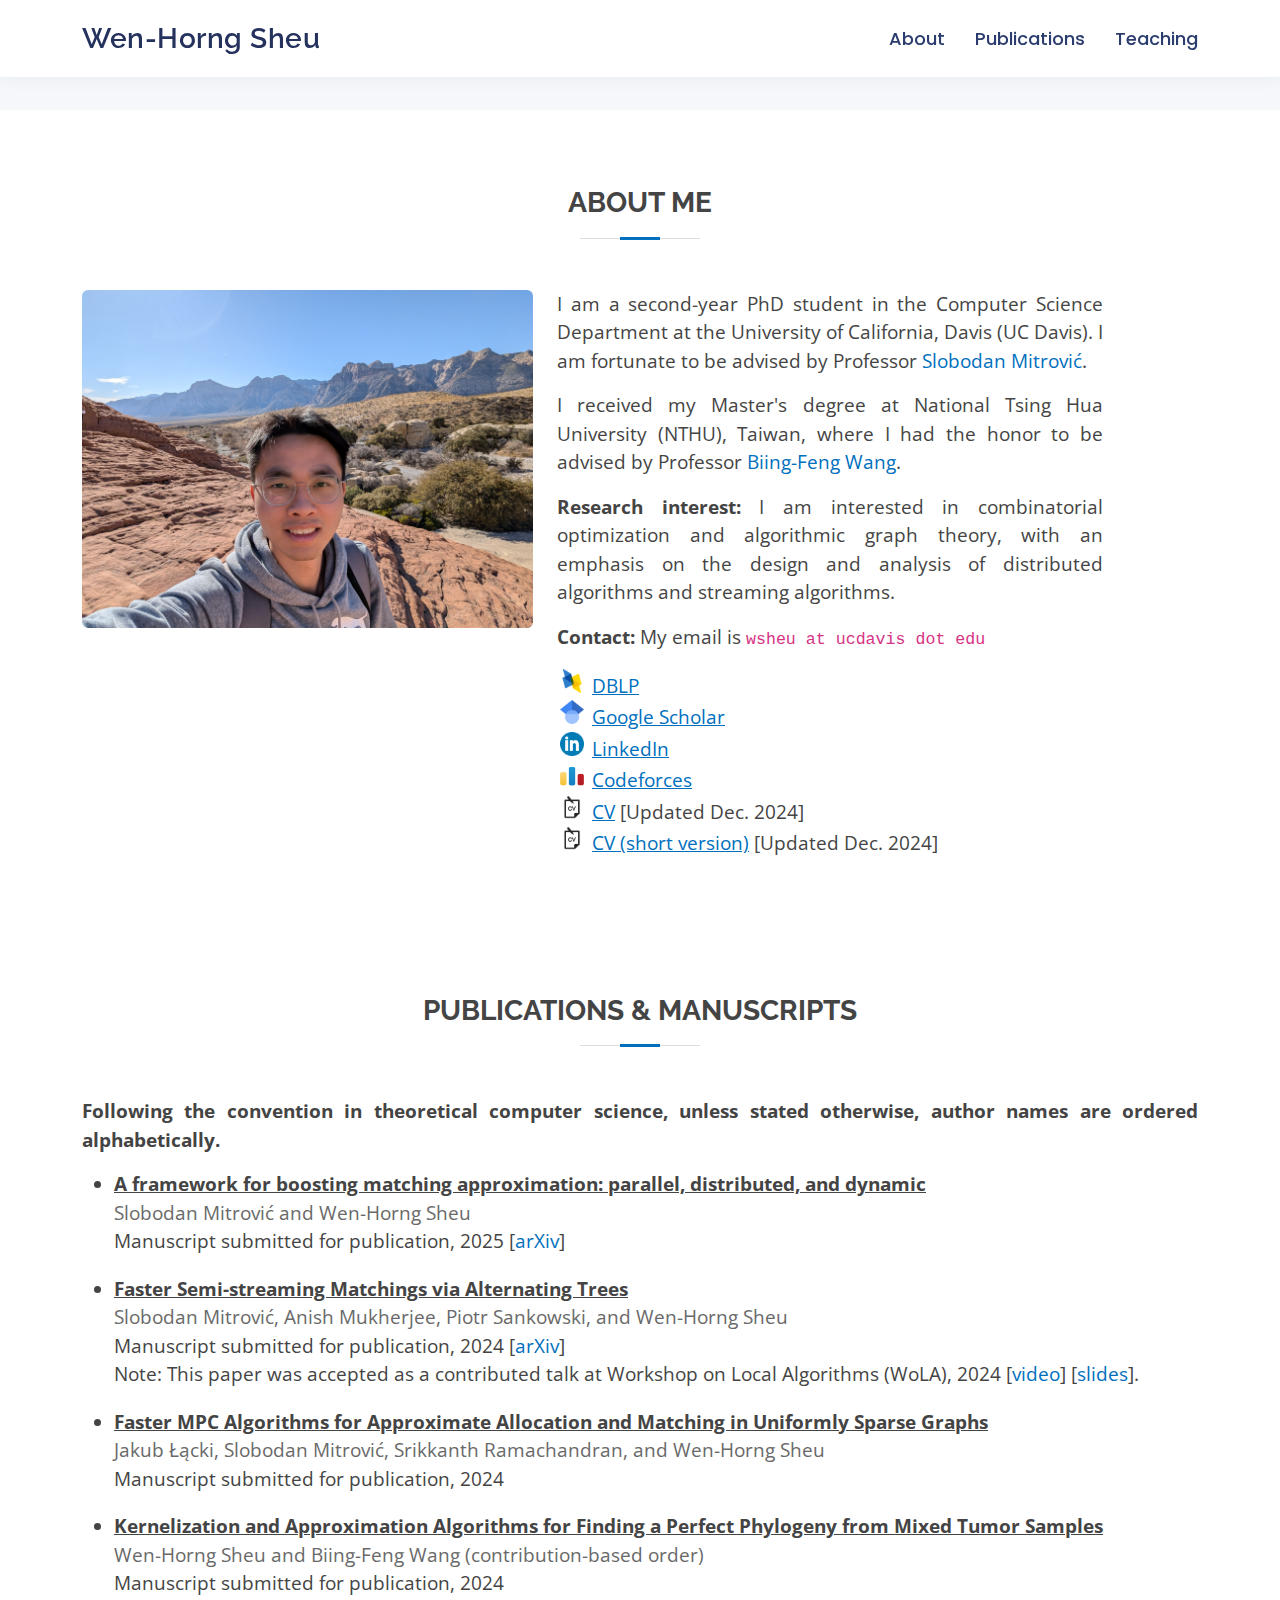
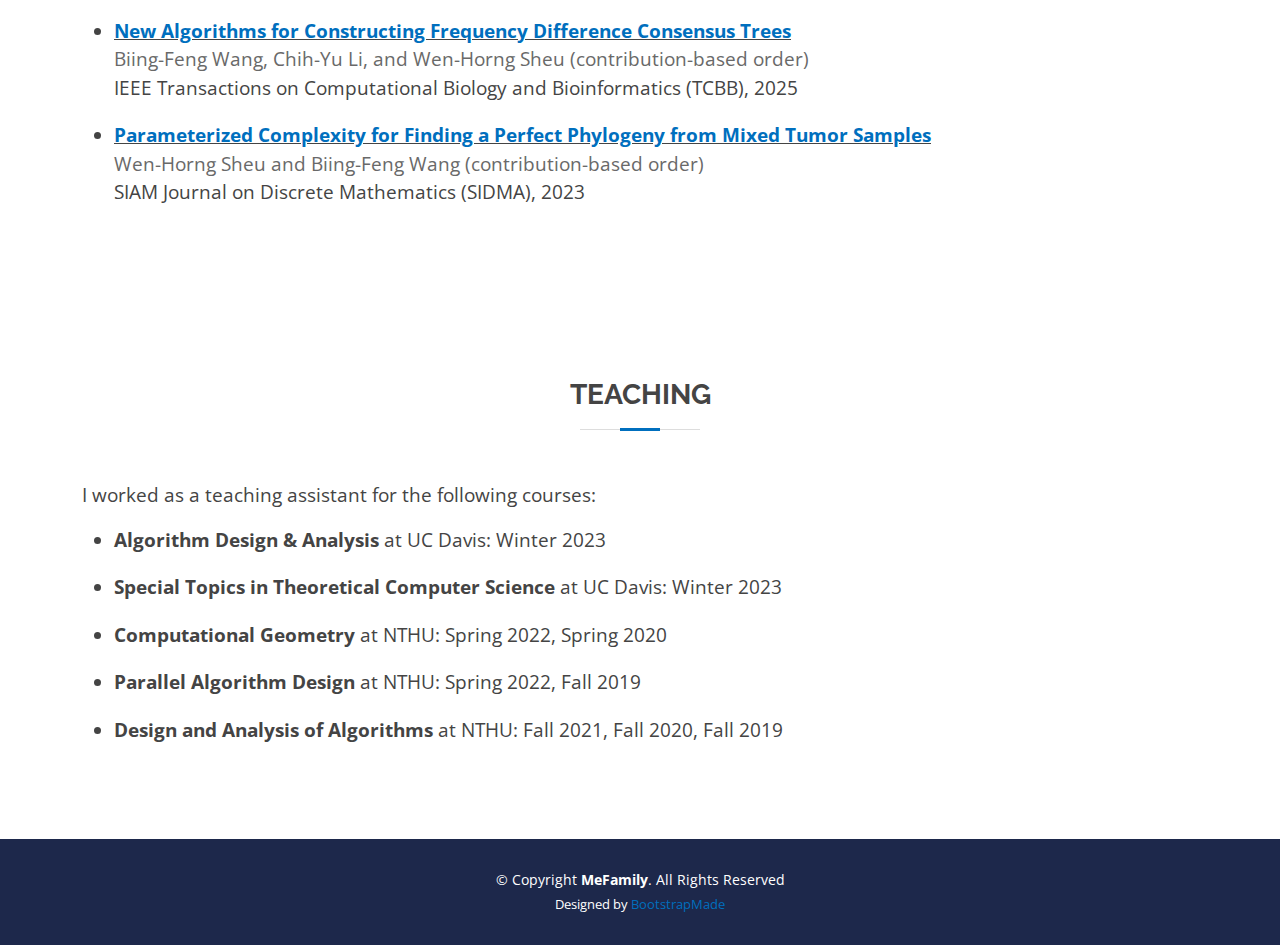
<file: index.html>
<!DOCTYPE html>
<html lang="en">

<head>
  <meta charset="utf-8">
  <meta content="width=device-width, initial-scale=1.0" name="viewport">

  <title>Wen-Horng Sheu</title>
  <meta content="" name="description">
  <meta content="" name="keywords">

  <!-- Favicons -->
  <link href="image/icon.png" rel="icon">
  <link href="assets/img/apple-touch-icon.png" rel="apple-touch-icon">

  <!-- Google Fonts -->
  <link href="https://fonts.googleapis.com/css?family=Open+Sans:300,300i,400,400i,600,600i,700,700i|Raleway:300,300i,400,400i,500,500i,600,600i,700,700i|Poppins:300,300i,400,400i,500,500i,600,600i,700,700i" rel="stylesheet">

  <!-- Vendor CSS Files -->
  <link href="assets/vendor/bootstrap/css/bootstrap.min.css" rel="stylesheet">
  <link href="assets/vendor/bootstrap-icons/bootstrap-icons.css" rel="stylesheet">
  <link href="assets/vendor/boxicons/css/boxicons.min.css" rel="stylesheet">
  <link href="assets/vendor/glightbox/css/glightbox.min.css" rel="stylesheet">
  <link href="assets/vendor/remixicon/remixicon.css" rel="stylesheet">
  <link href="assets/vendor/swiper/swiper-bundle.min.css" rel="stylesheet">

  <!-- Template Main CSS File -->
  <link href="assets/css/style.css" rel="stylesheet">

  <!-- =======================================================
  * Template Name: MeFamily
  * Template URL: https://bootstrapmade.com/family-multipurpose-html-bootstrap-template-free/
  * Updated: Mar 17 2024 with Bootstrap v5.3.3
  * Author: BootstrapMade.com
  * License: https://bootstrapmade.com/license/
  ======================================================== -->
</head>

<body>

  <!-- ======= Header ======= -->
  <header id="header" class="fixed-top">
    <div class="container d-flex align-items-center justify-content-between">

      <h1 class="logo"><a href="index.html">Wen-Horng Sheu</a></h1>
      <!-- Uncomment below if you prefer to use an image logo -->
      <!-- <a href="index.html" class="logo"><img src="assets/img/logo.png" alt="" class="img-fluid"></a>-->

      <nav id="navbar" class="navbar">
        <ul>
          <li class="bigger-font"><a href="#about">About</a></li>
		  <!-- <li><a href="#manuscripts">Manuscripts</a></li>-->
          <li class="bigger-font"><a href="#publications">Publications</a></li>
          <li><a href="#teaching">Teaching</a></li>
        </ul>
        <i class="bi bi-list mobile-nav-toggle"></i>
      </nav><!-- .navbar -->

    </div>
  </header><!-- End Header -->

  <!-- ======= Breadcrumbs ======= -->
  <section id="breadcrumbs" class="breadcrumbs">
    <div class="container">

      <div class="d-flex justify-content-between align-items-center">
        <h2></h2>
        <ol></ol>
      </div>

    </div>
  </section><!-- End Breadcrumbs -->

  <main id="main">

    <!-- ======= About Section ======= -->
    <section id="about" class="about">
      <div class="container bigger-font">
        <p></p> <!-- This is just a lazy way to add padding so that the title is not covered by navbar when you click on "about" on the navbar -->
        <div class="section-title">
          <h2>About me</h2>
        </div>

        <div class="row content">
          <div class="col-md-5">
            <img src="image/profile.jpg" class="rounded img-fluid" alt="">
          </div>
          <div class="col-md-6 pt-4 pt-lg-0">
            <p> I am a second-year PhD student in the Computer Science Department at the University of California, Davis (UC Davis). I am fortunate to be advised by Professor <a href="https://web.cs.ucdavis.edu/~mitrovic/" target="_blank" rel="noopener noreferrer">Slobodan Mitrović</a>.</p>
            <p> I received my Master's degree at National Tsing Hua University (NTHU), Taiwan, where I had the honor to be advised by Professor <a href="https://khub.nthu.edu.tw/researcherProfile?uuid=B0A8039E-B2A6-4CA5-B687-8260E3905BDE" target="_blank" rel="noopener noreferrer">Biing-Feng Wang</a>. </p>
            <p> <strong>Research interest:</strong> I am interested in combinatorial optimization and algorithmic graph theory, with an emphasis on the design and analysis of distributed algorithms and streaming algorithms.</p>
            <p> <strong>Contact:</strong> My email is <code>wsheu at ucdavis dot edu</code></p>
              <a href="https://dblp.org/pid/357/5095.html" class="dblp" target="_blank" rel="noopener noreferrer"><i class="icon-dblp"></i> <u>DBLP</u></a> <br> 
              <a href="https://scholar.google.hk/citations?user=Jld0YYwAAAAJ&hl=en&oi=sra" class="google-scholar" target="_blank" rel="noopener noreferrer"><i class="icon-google-scholar"></i> <u>Google Scholar</u></a> <br>
              <a href="https://www.linkedin.com/in/wen-horng-sheu-2350902b4/" class="linkedin" target="_blank" rel="noopener noreferrer"><i class="icon-linkedin"></i> <u>LinkedIn</u></a> <br>
              <a href="https://codeforces.com/profile/FoodSheep" class="codeforces" target="_blank"
			  rel="noopener noreferrer"><i class="icon-codeforces" target="_blank" rel="noopener noreferrer"></i> <u>Codeforces</u></a> <br>
			  <a href="./other/My_CV.pdf" target="_blank" rel="noopener noreferrer"><i class="icon-cv" target="_blank" rel="noopener noreferrer"></i> <u>CV</u></a> [Updated Dec. 2024] <br>
			  <a href="./other/CV_short.pdf" target="_blank" rel="noopener noreferrer"><i class="icon-cv" target="_blank" rel="noopener noreferrer"></i> <u>CV (short version)</u></a> [Updated Dec. 2024]
          </div>
        </div>
    </section><!-- End About Section -->
		
    <!-- ======= Publication Section ======= -->
    <section id="publications" class="publications">
      <div class="container bigger-font">

        <p></p> <!-- This is just a lazy way to add padding -->
        <div class="section-title">
          <h2>Publications & Manuscripts</h2>
        </div>

        <div class="row content">
          <div class="col-md-12">
            <p><b>Following the convention in theoretical computer science, unless stated otherwise, author names are ordered alphabetically.</b></p>
            <ul>
			  <li class="padding-list">
                <div class="paper-name">
                  A framework for boosting matching approximation: parallel, distributed, and dynamic
                </div>
                <div class="author-list">Slobodan Mitrović and Wen-Horng Sheu</div>
                <div>Manuscript submitted for publication, 2025
				[<a href="https://arxiv.org/abs/2503.01147" target="_blank" rel="noopener noreferrer">arXiv</a>]
				</div>
              </li>
			  <li class="padding-list">
                <div class="paper-name">
                  Faster Semi-streaming Matchings via Alternating Trees
                </div>
                <div class="author-list">Slobodan Mitrović, Anish Mukherjee, Piotr Sankowski, and Wen-Horng Sheu</div>
                <div>Manuscript submitted for publication, 2024
				[<a href="https://arxiv.org/abs/2412.19057" target="_blank" rel="noopener noreferrer">arXiv</a>]
				</div>
				<div>Note: This paper was accepted as a contributed talk at Workshop on Local Algorithms (WoLA), 2024 [<a href="https://www.youtube.com/watch?v=iQIi5XtRmJo&list=PLgKuh-lKre11XGsXViFOKuu0yuM81JH27&index=19" target="_blank" rel="noopener noreferrer">video</a>] [<a href="slides/WoLA24_slides.pdf" target="_blank" rel="noopener noreferrer">slides</a>]. </div>
				<div>
					
					
				</div>
              </li>
              <li class="padding-list">
                <div class="paper-name">
                  Faster MPC Algorithms for Approximate Allocation and Matching in Uniformly Sparse Graphs
                </div>
                <div class="author-list">Jakub Łącki, Slobodan Mitrović, Srikkanth Ramachandran, and Wen-Horng Sheu</div>
                <div>Manuscript submitted for publication, 2024</div>
              </li>
              <li class="padding-list">
                <div class="paper-name">
                  Kernelization and Approximation Algorithms for Finding a Perfect Phylogeny from Mixed Tumor Samples
                </div>
                <div class="author-list">Wen-Horng Sheu and Biing-Feng Wang (contribution-based order)</div>
                <div>Manuscript submitted for publication, 2024</div>
              </li>
              <li class="padding-list">
                <div class="paper-name"><a href="https://ieeexplore.ieee.org/abstract/document/10904336?casa_token=A9g8nka8XSMAAAAA:_PSTkaTX7HzZsNi7FacoE7PrAHmRGYJJqzhiZAiDMd-ENEFDMJ1kbmgZ_l4-eLnif_KbKfd4lA" target="_blank" rel="noopener noreferrer">
                  New Algorithms for Constructing Frequency Difference Consensus Trees
                </a></div>
                <div class="author-list">Biing-Feng Wang, Chih-Yu Li, and Wen-Horng Sheu (contribution-based order)</div>
                <div>IEEE Transactions on Computational Biology and Bioinformatics (TCBB), 2025</div>
              </li>
              <li class="padding-list">
                <div class="paper-name"><a href="https://epubs.siam.org/doi/10.1137/21M1449269" target="_blank" rel="noopener noreferrer">
                  Parameterized Complexity for Finding a Perfect Phylogeny from Mixed Tumor Samples
                </a></div>
                <div class="author-list">Wen-Horng Sheu and Biing-Feng Wang (contribution-based order)</div>
                <div>SIAM Journal on Discrete Mathematics (SIDMA), 2023</div>
				<!-- [<a href="paper/SW23.pdf" target="_blank" rel="noopener noreferrer">PDF</a>] -->
              </li>
            </ul>
          </div>
        </div>
    </section><!-- End Publications Section -->

    <!-- ======= Teaching Section ======= -->
    <section id="teaching" class="recent-photos">
      <div class="container bigger-font">
        <p></p> <!-- This is just a lazy way to add padding -->
        <div class="section-title">
          <h2>Teaching</h2>
        </div>
        <p>I worked as a teaching assistant for the following courses:</p>
        <ul>
		  <li class="padding-list"><strong>Algorithm Design & Analysis</strong> at UC Davis: Winter 2023 </li>
		  <li class="padding-list"><strong>Special Topics in Theoretical Computer Science</strong> at UC Davis: Winter 2023 </li>
          <li class="padding-list"><strong>Computational Geometry</strong> at NTHU: Spring 2022, Spring 2020 </li>
          <li class="padding-list"><strong>Parallel Algorithm Design</strong> at NTHU: Spring 2022, Fall 2019</li>
          <li class="padding-list"><strong>Design and Analysis of Algorithms</strong> at NTHU: Fall 2021, Fall 2020, Fall 2019</li>
        </ul>
      </div>
    </section><!-- End Recent Photos Section -->

  </main><!-- End #main -->

  <!-- ======= Footer ======= -->
  <footer id="footer">
    <div class="container">
      <div class="copyright">
        &copy; Copyright <strong><span>MeFamily</span></strong>. All Rights Reserved
      </div>
      <div class="credits">
        <!-- All the links in the footer should remain intact. -->
        <!-- You can delete the links only if you purchased the pro version. -->
        <!-- Licensing information: https://bootstrapmade.com/license/ -->
        <!-- Purchase the pro version with working PHP/AJAX contact form: https://bootstrapmade.com/family-multipurpose-html-bootstrap-template-free/ -->
        Designed by <a href="https://bootstrapmade.com/">BootstrapMade</a>
      </div>
    </div>
  </footer><!-- End Footer -->

  <a href="#" class="back-to-top d-flex align-items-center justify-content-center"><i class="bi bi-arrow-up-short"></i></a>

  <!-- Vendor JS Files -->
  <script src="assets/vendor/bootstrap/js/bootstrap.bundle.min.js"></script>
  <script src="assets/vendor/glightbox/js/glightbox.min.js"></script>
  <script src="assets/vendor/isotope-layout/isotope.pkgd.min.js"></script>
  <script src="assets/vendor/swiper/swiper-bundle.min.js"></script>
  <script src="assets/vendor/php-email-form/validate.js"></script>

  <!-- Template Main JS File -->
  <script src="assets/js/main.js"></script>

</body>

</html>
</file>
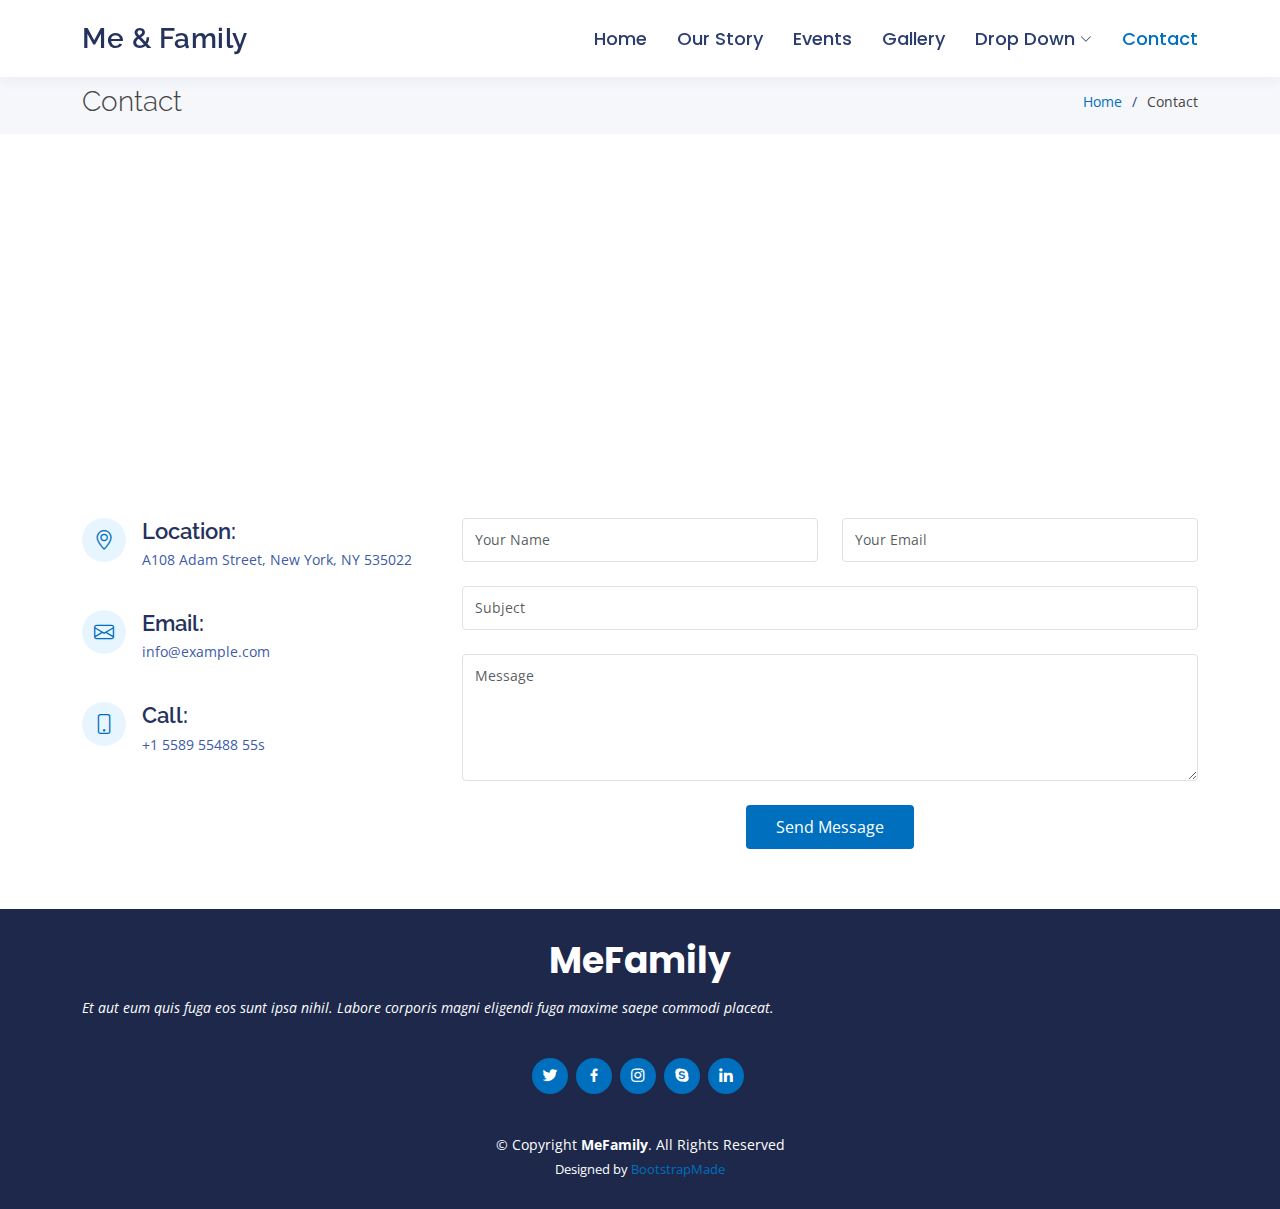
<file: contact.html>
<!DOCTYPE html>
<html lang="en">

<head>
  <meta charset="utf-8">
  <meta content="width=device-width, initial-scale=1.0" name="viewport">

  <title>Contact - MeFamily Bootstrap Template</title>
  <meta content="" name="description">
  <meta content="" name="keywords">

  <!-- Favicons -->
  <link href="assets/img/favicon.png" rel="icon">
  <link href="assets/img/apple-touch-icon.png" rel="apple-touch-icon">

  <!-- Google Fonts -->
  <link href="https://fonts.googleapis.com/css?family=Open+Sans:300,300i,400,400i,600,600i,700,700i|Raleway:300,300i,400,400i,500,500i,600,600i,700,700i|Poppins:300,300i,400,400i,500,500i,600,600i,700,700i" rel="stylesheet">

  <!-- Vendor CSS Files -->
  <link href="assets/vendor/bootstrap/css/bootstrap.min.css" rel="stylesheet">
  <link href="assets/vendor/bootstrap-icons/bootstrap-icons.css" rel="stylesheet">
  <link href="assets/vendor/boxicons/css/boxicons.min.css" rel="stylesheet">
  <link href="assets/vendor/glightbox/css/glightbox.min.css" rel="stylesheet">
  <link href="assets/vendor/remixicon/remixicon.css" rel="stylesheet">
  <link href="assets/vendor/swiper/swiper-bundle.min.css" rel="stylesheet">

  <!-- Template Main CSS File -->
  <link href="assets/css/style.css" rel="stylesheet">

  <!-- =======================================================
  * Template Name: MeFamily
  * Template URL: https://bootstrapmade.com/family-multipurpose-html-bootstrap-template-free/
  * Updated: Mar 17 2024 with Bootstrap v5.3.3
  * Author: BootstrapMade.com
  * License: https://bootstrapmade.com/license/
  ======================================================== -->
</head>

<body>

  <!-- ======= Header ======= -->
  <header id="header" class="fixed-top">
    <div class="container d-flex align-items-center justify-content-between">

      <h1 class="logo"><a href="index.html">Me &amp; Family</a></h1>
      <!-- Uncomment below if you prefer to use an image logo -->
      <!-- <a href="index.html" class="logo"><img src="assets/img/logo.png" alt="" class="img-fluid"></a>-->

      <nav id="navbar" class="navbar">
        <ul>
          <li><a href="index.html">Home</a></li>
          <li><a href="our-story.html">Our Story</a></li>
          <li><a href="events.html">Events</a></li>
          <li><a href="gallery.html">Gallery</a></li>
          <li class="dropdown"><a href="#"><span>Drop Down</span> <i class="bi bi-chevron-down"></i></a>
            <ul>
              <li><a href="#">Drop Down 1</a></li>
              <li class="dropdown"><a href="#"><span>Deep Drop Down</span> <i class="bi bi-chevron-right"></i></a>
                <ul>
                  <li><a href="#">Deep Drop Down 1</a></li>
                  <li><a href="#">Deep Drop Down 2</a></li>
                  <li><a href="#">Deep Drop Down 3</a></li>
                  <li><a href="#">Deep Drop Down 4</a></li>
                  <li><a href="#">Deep Drop Down 5</a></li>
                </ul>
              </li>
              <li><a href="#">Drop Down 2</a></li>
              <li><a href="#">Drop Down 3</a></li>
              <li><a href="#">Drop Down 4</a></li>
            </ul>
          </li>
          <li><a class="active" href="contact.html">Contact</a></li>
        </ul>
        <i class="bi bi-list mobile-nav-toggle"></i>
      </nav><!-- .navbar -->

    </div>
  </header><!-- End Header -->

  <main id="main">

    <!-- ======= Breadcrumbs ======= -->
    <section id="breadcrumbs" class="breadcrumbs">
      <div class="container">

        <div class="d-flex justify-content-between align-items-center">
          <h2>Contact</h2>
          <ol>
            <li><a href="index.html">Home</a></li>
            <li>Contact</li>
          </ol>
        </div>

      </div>
    </section><!-- End Breadcrumbs -->

    <!-- ======= Contact Us Section ======= -->
    <section id="contact-us" class="contact-us">
      <div class="container">

        <div>
          <iframe style="border:0; width: 100%; height: 270px;" src="https://www.google.com/maps/embed?pb=!1m14!1m8!1m3!1d12097.433213460943!2d-74.0062269!3d40.7101282!3m2!1i1024!2i768!4f13.1!3m3!1m2!1s0x0%3A0xb89d1fe6bc499443!2sDowntown+Conference+Center!5e0!3m2!1smk!2sbg!4v1539943755621" frameborder="0" allowfullscreen></iframe>
        </div>

        <div class="row mt-5">

          <div class="col-lg-4">
            <div class="info">
              <div class="address">
                <i class="bi bi-geo-alt"></i>
                <h4>Location:</h4>
                <p>A108 Adam Street, New York, NY 535022</p>
              </div>

              <div class="email">
                <i class="bi bi-envelope"></i>
                <h4>Email:</h4>
                <p>info@example.com</p>
              </div>

              <div class="phone">
                <i class="bi bi-phone"></i>
                <h4>Call:</h4>
                <p>+1 5589 55488 55s</p>
              </div>

            </div>

          </div>

          <div class="col-lg-8 mt-5 mt-lg-0">

            <form action="forms/contact.php" method="post" role="form" class="php-email-form">
              <div class="row">
                <div class="col-md-6 form-group">
                  <input type="text" name="name" class="form-control" id="name" placeholder="Your Name" required>
                  <div class="validate"></div>
                </div>
                <div class="col-md-6 form-group mt-3 mt-md-0">
                  <input type="email" class="form-control" name="email" id="email" placeholder="Your Email" required>
                  <div class="validate"></div>
                </div>
              </div>
              <div class="form-group mt-3">
                <input type="text" class="form-control" name="subject" id="subject" placeholder="Subject" data-rule="minlen:4" required>
                <div class="validate"></div>
              </div>
              <div class="form-group mt-3">
                <textarea class="form-control" name="message" rows="5" placeholder="Message" required></textarea>
                <div class="validate"></div>
              </div>
              <div class="my-3">
                <div class="loading">Loading</div>
                <div class="error-message"></div>
                <div class="sent-message">Your message has been sent. Thank you!</div>
              </div>
              <div class="text-center"><button type="submit">Send Message</button></div>
            </form>

          </div>

        </div>

      </div>
    </section><!-- End Contact Us Section -->

  </main><!-- End #main -->

  <!-- ======= Footer ======= -->
  <footer id="footer">
    <div class="container">
      <h3>MeFamily</h3>
      <p>Et aut eum quis fuga eos sunt ipsa nihil. Labore corporis magni eligendi fuga maxime saepe commodi placeat.</p>
      <div class="social-links">
        <a href="#" class="twitter"><i class="bx bxl-twitter"></i></a>
        <a href="#" class="facebook"><i class="bx bxl-facebook"></i></a>
        <a href="#" class="instagram"><i class="bx bxl-instagram"></i></a>
        <a href="#" class="google-plus"><i class="bx bxl-skype"></i></a>
        <a href="#" class="linkedin"><i class="bx bxl-linkedin"></i></a>
      </div>
      <div class="copyright">
        &copy; Copyright <strong><span>MeFamily</span></strong>. All Rights Reserved
      </div>
      <div class="credits">
        <!-- All the links in the footer should remain intact. -->
        <!-- You can delete the links only if you purchased the pro version. -->
        <!-- Licensing information: https://bootstrapmade.com/license/ -->
        <!-- Purchase the pro version with working PHP/AJAX contact form: https://bootstrapmade.com/family-multipurpose-html-bootstrap-template-free/ -->
        Designed by <a href="https://bootstrapmade.com/">BootstrapMade</a>
      </div>
    </div>
  </footer><!-- End Footer -->

  <a href="#" class="back-to-top d-flex align-items-center justify-content-center"><i class="bi bi-arrow-up-short"></i></a>

  <!-- Vendor JS Files -->
  <script src="assets/vendor/bootstrap/js/bootstrap.bundle.min.js"></script>
  <script src="assets/vendor/glightbox/js/glightbox.min.js"></script>
  <script src="assets/vendor/isotope-layout/isotope.pkgd.min.js"></script>
  <script src="assets/vendor/swiper/swiper-bundle.min.js"></script>
  <script src="assets/vendor/php-email-form/validate.js"></script>

  <!-- Template Main JS File -->
  <script src="assets/js/main.js"></script>

</body>

</html>
</file>
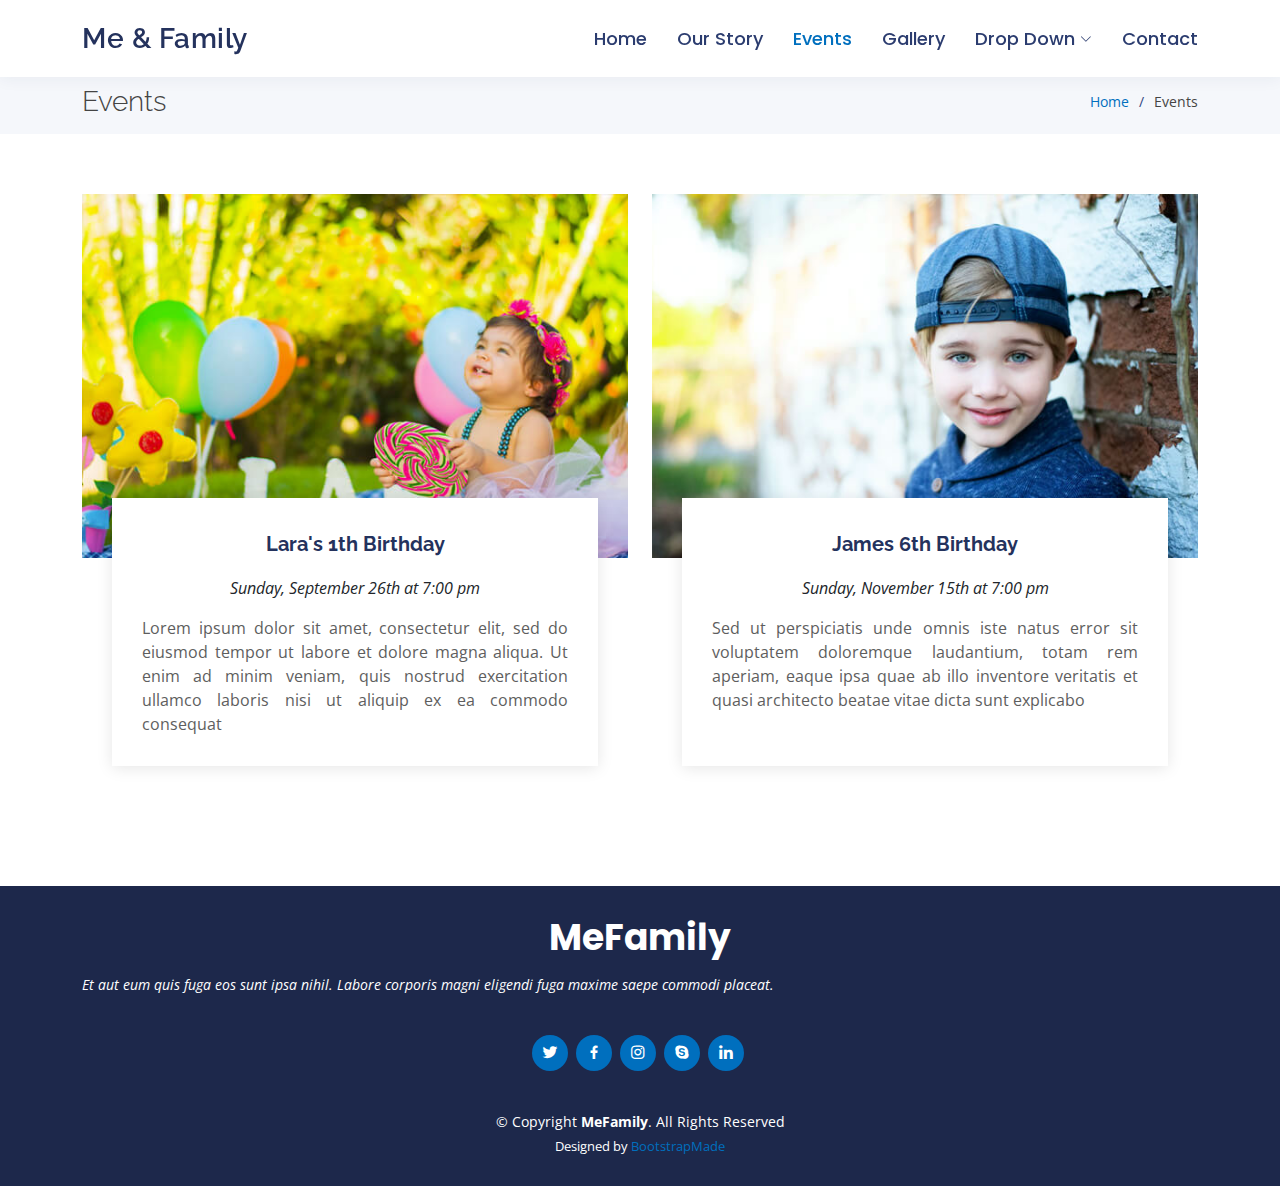
<file: events.html>
<!DOCTYPE html>
<html lang="en">

<head>
  <meta charset="utf-8">
  <meta content="width=device-width, initial-scale=1.0" name="viewport">

  <title>Events - MeFamily Bootstrap Template</title>
  <meta content="" name="description">
  <meta content="" name="keywords">

  <!-- Favicons -->
  <link href="assets/img/favicon.png" rel="icon">
  <link href="assets/img/apple-touch-icon.png" rel="apple-touch-icon">

  <!-- Google Fonts -->
  <link href="https://fonts.googleapis.com/css?family=Open+Sans:300,300i,400,400i,600,600i,700,700i|Raleway:300,300i,400,400i,500,500i,600,600i,700,700i|Poppins:300,300i,400,400i,500,500i,600,600i,700,700i" rel="stylesheet">

  <!-- Vendor CSS Files -->
  <link href="assets/vendor/bootstrap/css/bootstrap.min.css" rel="stylesheet">
  <link href="assets/vendor/bootstrap-icons/bootstrap-icons.css" rel="stylesheet">
  <link href="assets/vendor/boxicons/css/boxicons.min.css" rel="stylesheet">
  <link href="assets/vendor/glightbox/css/glightbox.min.css" rel="stylesheet">
  <link href="assets/vendor/remixicon/remixicon.css" rel="stylesheet">
  <link href="assets/vendor/swiper/swiper-bundle.min.css" rel="stylesheet">

  <!-- Template Main CSS File -->
  <link href="assets/css/style.css" rel="stylesheet">

  <!-- =======================================================
  * Template Name: MeFamily
  * Template URL: https://bootstrapmade.com/family-multipurpose-html-bootstrap-template-free/
  * Updated: Mar 17 2024 with Bootstrap v5.3.3
  * Author: BootstrapMade.com
  * License: https://bootstrapmade.com/license/
  ======================================================== -->
</head>

<body>

  <!-- ======= Header ======= -->
  <header id="header" class="fixed-top">
    <div class="container d-flex align-items-center justify-content-between">

      <h1 class="logo"><a href="index.html">Me &amp; Family</a></h1>
      <!-- Uncomment below if you prefer to use an image logo -->
      <!-- <a href="index.html" class="logo"><img src="assets/img/logo.png" alt="" class="img-fluid"></a>-->

      <nav id="navbar" class="navbar">
        <ul>
          <li><a href="index.html">Home</a></li>
          <li><a href="our-story.html">Our Story</a></li>
          <li><a class="active" href="events.html">Events</a></li>
          <li><a href="gallery.html">Gallery</a></li>
          <li class="dropdown"><a href="#"><span>Drop Down</span> <i class="bi bi-chevron-down"></i></a>
            <ul>
              <li><a href="#">Drop Down 1</a></li>
              <li class="dropdown"><a href="#"><span>Deep Drop Down</span> <i class="bi bi-chevron-right"></i></a>
                <ul>
                  <li><a href="#">Deep Drop Down 1</a></li>
                  <li><a href="#">Deep Drop Down 2</a></li>
                  <li><a href="#">Deep Drop Down 3</a></li>
                  <li><a href="#">Deep Drop Down 4</a></li>
                  <li><a href="#">Deep Drop Down 5</a></li>
                </ul>
              </li>
              <li><a href="#">Drop Down 2</a></li>
              <li><a href="#">Drop Down 3</a></li>
              <li><a href="#">Drop Down 4</a></li>
            </ul>
          </li>
          <li><a href="contact.html">Contact</a></li>
        </ul>
        <i class="bi bi-list mobile-nav-toggle"></i>
      </nav><!-- .navbar -->

    </div>
  </header><!-- End Header -->

  <main id="main">

    <!-- ======= Breadcrumbs ======= -->
    <section id="breadcrumbs" class="breadcrumbs">
      <div class="container">

        <div class="d-flex justify-content-between align-items-center">
          <h2>Events</h2>
          <ol>
            <li><a href="index.html">Home</a></li>
            <li>Events</li>
          </ol>
        </div>

      </div>
    </section><!-- End Breadcrumbs -->

    <!-- ======= Event List Section ======= -->
    <section id="event-list" class="event-list">
      <div class="container">

        <div class="row">
          <div class="col-md-6 d-flex align-items-stretch">
            <div class="card">
              <div class="card-img">
                <img src="assets/img/events-1.jpg" alt="...">
              </div>
              <div class="card-body">
                <h5 class="card-title">Lara's 1th Birthday</h5>
                <p class="fst-italic text-center">Sunday, September 26th at 7:00 pm</p>
                <p class="card-text">Lorem ipsum dolor sit amet, consectetur elit, sed do eiusmod tempor ut labore et dolore magna aliqua. Ut enim ad minim veniam, quis nostrud exercitation ullamco laboris nisi ut aliquip ex ea commodo consequat</p>
              </div>
            </div>
          </div>
          <div class="col-md-6 d-flex align-items-stretch">
            <div class="card">
              <div class="card-img">
                <img src="assets/img/events-2.jpg" alt="...">
              </div>
              <div class="card-body">
                <h5 class="card-title">James 6th Birthday</h5>
                <p class="fst-italic text-center">Sunday, November 15th at 7:00 pm</p>
                <p class="card-text">Sed ut perspiciatis unde omnis iste natus error sit voluptatem doloremque laudantium, totam rem aperiam, eaque ipsa quae ab illo inventore veritatis et quasi architecto beatae vitae dicta sunt explicabo</p>
              </div>
            </div>

          </div>
        </div>

      </div>
    </section><!-- End Event List Section -->

  </main><!-- End #main -->

  <!-- ======= Footer ======= -->
  <footer id="footer">
    <div class="container">
      <h3>MeFamily</h3>
      <p>Et aut eum quis fuga eos sunt ipsa nihil. Labore corporis magni eligendi fuga maxime saepe commodi placeat.</p>
      <div class="social-links">
        <a href="#" class="twitter"><i class="bx bxl-twitter"></i></a>
        <a href="#" class="facebook"><i class="bx bxl-facebook"></i></a>
        <a href="#" class="instagram"><i class="bx bxl-instagram"></i></a>
        <a href="#" class="google-plus"><i class="bx bxl-skype"></i></a>
        <a href="#" class="linkedin"><i class="bx bxl-linkedin"></i></a>
      </div>
      <div class="copyright">
        &copy; Copyright <strong><span>MeFamily</span></strong>. All Rights Reserved
      </div>
      <div class="credits">
        <!-- All the links in the footer should remain intact. -->
        <!-- You can delete the links only if you purchased the pro version. -->
        <!-- Licensing information: https://bootstrapmade.com/license/ -->
        <!-- Purchase the pro version with working PHP/AJAX contact form: https://bootstrapmade.com/family-multipurpose-html-bootstrap-template-free/ -->
        Designed by <a href="https://bootstrapmade.com/">BootstrapMade</a>
      </div>
    </div>
  </footer><!-- End Footer -->

  <a href="#" class="back-to-top d-flex align-items-center justify-content-center"><i class="bi bi-arrow-up-short"></i></a>

  <!-- Vendor JS Files -->
  <script src="assets/vendor/bootstrap/js/bootstrap.bundle.min.js"></script>
  <script src="assets/vendor/glightbox/js/glightbox.min.js"></script>
  <script src="assets/vendor/isotope-layout/isotope.pkgd.min.js"></script>
  <script src="assets/vendor/swiper/swiper-bundle.min.js"></script>
  <script src="assets/vendor/php-email-form/validate.js"></script>

  <!-- Template Main JS File -->
  <script src="assets/js/main.js"></script>

</body>

</html>
</file>
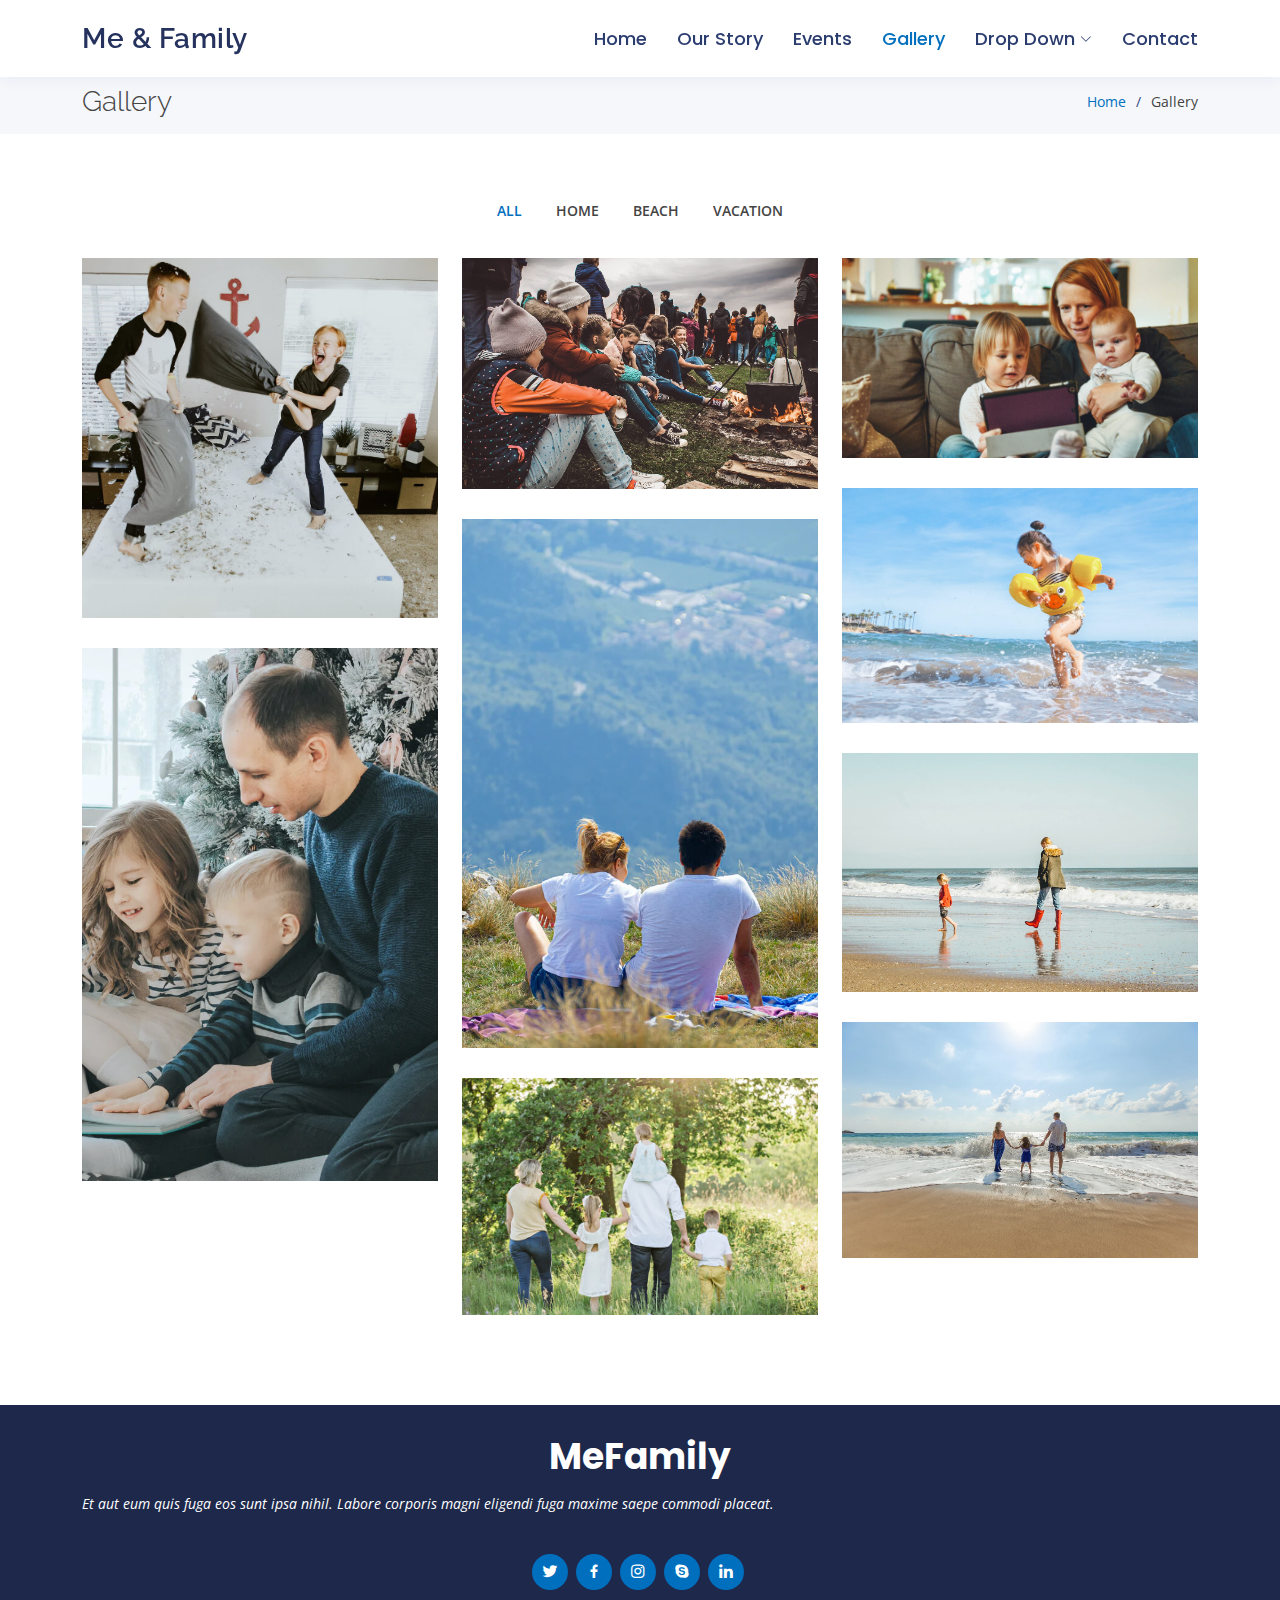
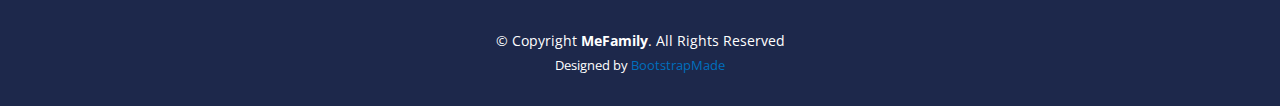
<file: gallery.html>
<!DOCTYPE html>
<html lang="en">

<head>
  <meta charset="utf-8">
  <meta content="width=device-width, initial-scale=1.0" name="viewport">

  <title>Gallery - MeFamily Bootstrap Template</title>
  <meta content="" name="description">
  <meta content="" name="keywords">

  <!-- Favicons -->
  <link href="assets/img/favicon.png" rel="icon">
  <link href="assets/img/apple-touch-icon.png" rel="apple-touch-icon">

  <!-- Google Fonts -->
  <link href="https://fonts.googleapis.com/css?family=Open+Sans:300,300i,400,400i,600,600i,700,700i|Raleway:300,300i,400,400i,500,500i,600,600i,700,700i|Poppins:300,300i,400,400i,500,500i,600,600i,700,700i" rel="stylesheet">

  <!-- Vendor CSS Files -->
  <link href="assets/vendor/bootstrap/css/bootstrap.min.css" rel="stylesheet">
  <link href="assets/vendor/bootstrap-icons/bootstrap-icons.css" rel="stylesheet">
  <link href="assets/vendor/boxicons/css/boxicons.min.css" rel="stylesheet">
  <link href="assets/vendor/glightbox/css/glightbox.min.css" rel="stylesheet">
  <link href="assets/vendor/remixicon/remixicon.css" rel="stylesheet">
  <link href="assets/vendor/swiper/swiper-bundle.min.css" rel="stylesheet">

  <!-- Template Main CSS File -->
  <link href="assets/css/style.css" rel="stylesheet">

  <!-- =======================================================
  * Template Name: MeFamily
  * Template URL: https://bootstrapmade.com/family-multipurpose-html-bootstrap-template-free/
  * Updated: Mar 17 2024 with Bootstrap v5.3.3
  * Author: BootstrapMade.com
  * License: https://bootstrapmade.com/license/
  ======================================================== -->
</head>

<body>

  <!-- ======= Header ======= -->
  <header id="header" class="fixed-top">
    <div class="container d-flex align-items-center justify-content-between">

      <h1 class="logo"><a href="index.html">Me &amp; Family</a></h1>
      <!-- Uncomment below if you prefer to use an image logo -->
      <!-- <a href="index.html" class="logo"><img src="assets/img/logo.png" alt="" class="img-fluid"></a>-->

      <nav id="navbar" class="navbar">
        <ul>
          <li><a href="index.html">Home</a></li>
          <li><a href="our-story.html">Our Story</a></li>
          <li><a href="events.html">Events</a></li>
          <li><a class="active" href="gallery.html">Gallery</a></li>
          <li class="dropdown"><a href="#"><span>Drop Down</span> <i class="bi bi-chevron-down"></i></a>
            <ul>
              <li><a href="#">Drop Down 1</a></li>
              <li class="dropdown"><a href="#"><span>Deep Drop Down</span> <i class="bi bi-chevron-right"></i></a>
                <ul>
                  <li><a href="#">Deep Drop Down 1</a></li>
                  <li><a href="#">Deep Drop Down 2</a></li>
                  <li><a href="#">Deep Drop Down 3</a></li>
                  <li><a href="#">Deep Drop Down 4</a></li>
                  <li><a href="#">Deep Drop Down 5</a></li>
                </ul>
              </li>
              <li><a href="#">Drop Down 2</a></li>
              <li><a href="#">Drop Down 3</a></li>
              <li><a href="#">Drop Down 4</a></li>
            </ul>
          </li>
          <li><a href="contact.html">Contact</a></li>
        </ul>
        <i class="bi bi-list mobile-nav-toggle"></i>
      </nav><!-- .navbar -->

    </div>
  </header><!-- End Header -->

  <main id="main">

    <!-- ======= Breadcrumbs ======= -->
    <section id="breadcrumbs" class="breadcrumbs">
      <div class="container">

        <div class="d-flex justify-content-between align-items-center">
          <h2>Gallery</h2>
          <ol>
            <li><a href="index.html">Home</a></li>
            <li>Gallery</li>
          </ol>
        </div>

      </div>
    </section><!-- End Breadcrumbs -->

    <!-- ======= Gallery Section ======= -->
    <section id="gallery" class="gallery">
      <div class="container">

        <div class="row">
          <div class="col-lg-12 d-flex justify-content-center">
            <ul id="gallery-flters">
              <li data-filter="*" class="filter-active">All</li>
              <li data-filter=".filter-home">Home</li>
              <li data-filter=".filter-beach">Beach</li>
              <li data-filter=".filter-vacation">Vacation</li>
            </ul>
          </div>
        </div>

        <div class="row gallery-container">

          <div class="col-lg-4 col-md-6 gallery-item filter-home">
            <div class="gallery-wrap">
              <img src="assets/img/gallery/home-1.jpg" class="img-fluid" alt="">
              <div class="gallery-info">
                <h4>Home 1</h4>
                <p>Home</p>
                <div class="gallery-links">
                  <a href="assets/img/gallery/home-1.jpg" class="glightbox" title="Home 1"><i class="bx bx-plus"></i></a>
                </div>
              </div>
            </div>
          </div>

          <div class="col-lg-4 col-md-6 gallery-item filter-vacation">
            <div class="gallery-wrap">
              <img src="assets/img/gallery/vacation-2.jpg" class="img-fluid" alt="">
              <div class="gallery-info">
                <h4>Vacation 2</h4>
                <p>Vacation</p>
                <div class="gallery-links">
                  <a href="assets/img/gallery/vacation-2.jpg" class="glightbox" title="Vacation 2"><i class="bx bx-plus"></i></a>
                </div>
              </div>
            </div>
          </div>

          <div class="col-lg-4 col-md-6 gallery-item filter-home">
            <div class="gallery-wrap">
              <img src="assets/img/gallery/home-2.jpg" class="img-fluid" alt="">
              <div class="gallery-info">
                <h4>Home 2</h4>
                <p>Home</p>
                <div class="gallery-links">
                  <a href="assets/img/gallery/home-2.jpg" class="glightbox" title="Home 2"><i class="bx bx-plus"></i></a>
                </div>
              </div>
            </div>
          </div>

          <div class="col-lg-4 col-md-6 gallery-item filter-beach">
            <div class="gallery-wrap">
              <img src="assets/img/gallery/beach-2.jpg" class="img-fluid" alt="">
              <div class="gallery-info">
                <h4>Beach 2</h4>
                <p>Beach</p>
                <div class="gallery-links">
                  <a href="assets/img/gallery/beach-2.jpg" class="glightbox" title="Beach 2"><i class="bx bx-plus"></i></a>
                </div>
              </div>
            </div>
          </div>

          <div class="col-lg-4 col-md-6 gallery-item filter-vacation">
            <div class="gallery-wrap">
              <img src="assets/img/gallery/vacation-1.jpg" class="img-fluid" alt="">
              <div class="gallery-info">
                <h4>Vacation 1</h4>
                <p>Vacation</p>
                <div class="gallery-links">
                  <a href="assets/img/gallery/vacation-1.jpg" class="glightbox" title="Vacation 1"><i class="bx bx-plus"></i></a>
                </div>
              </div>
            </div>
          </div>

          <div class="col-lg-4 col-md-6 gallery-item filter-home">
            <div class="gallery-wrap">
              <img src="assets/img/gallery/home-3.jpg" class="img-fluid" alt="">
              <div class="gallery-info">
                <h4>Home 3</h4>
                <p>Home</p>
                <div class="gallery-links">
                  <a href="assets/img/gallery/home-3.jpg" class="glightbox" title="Home 3"><i class="bx bx-plus"></i></a>
                </div>
              </div>
            </div>
          </div>

          <div class="col-lg-4 col-md-6 gallery-item filter-beach">
            <div class="gallery-wrap">
              <img src="assets/img/gallery/beach-1.jpg" class="img-fluid" alt="">
              <div class="gallery-info">
                <h4>Beach 1</h4>
                <p>Beach</p>
                <div class="gallery-links">
                  <a href="assets/img/gallery/beach-1.jpg" class="glightbox" title="Beach 1"><i class="bx bx-plus"></i></a>
                </div>
              </div>
            </div>
          </div>

          <div class="col-lg-4 col-md-6 gallery-item filter-beach">
            <div class="gallery-wrap">
              <img src="assets/img/gallery/beach-3.jpg" class="img-fluid" alt="">
              <div class="gallery-info">
                <h4>Beach 3</h4>
                <p>Beach</p>
                <div class="gallery-links">
                  <a href="assets/img/gallery/beach-3.jpg" class="glightbox" title="Beach 3"><i class="bx bx-plus"></i></a>
                </div>
              </div>
            </div>
          </div>

          <div class="col-lg-4 col-md-6 gallery-item filter-vacation">
            <div class="gallery-wrap">
              <img src="assets/img/gallery/vacation-3.jpg" class="img-fluid" alt="">
              <div class="gallery-info">
                <h4>Vacation 3</h4>
                <p>Vacation</p>
                <div class="gallery-links">
                  <a href="assets/img/gallery/vacation-3.jpg" class="glightbox" title="Vacation 3"><i class="bx bx-plus"></i></a>
                </div>
              </div>
            </div>
          </div>

        </div>

      </div>
    </section><!-- End Gallery Section -->

  </main><!-- End #main -->

  <!-- ======= Footer ======= -->
  <footer id="footer">
    <div class="container">
      <h3>MeFamily</h3>
      <p>Et aut eum quis fuga eos sunt ipsa nihil. Labore corporis magni eligendi fuga maxime saepe commodi placeat.</p>
      <div class="social-links">
        <a href="#" class="twitter"><i class="bx bxl-twitter"></i></a>
        <a href="#" class="facebook"><i class="bx bxl-facebook"></i></a>
        <a href="#" class="instagram"><i class="bx bxl-instagram"></i></a>
        <a href="#" class="google-plus"><i class="bx bxl-skype"></i></a>
        <a href="#" class="linkedin"><i class="bx bxl-linkedin"></i></a>
      </div>
      <div class="copyright">
        &copy; Copyright <strong><span>MeFamily</span></strong>. All Rights Reserved
      </div>
      <div class="credits">
        <!-- All the links in the footer should remain intact. -->
        <!-- You can delete the links only if you purchased the pro version. -->
        <!-- Licensing information: https://bootstrapmade.com/license/ -->
        <!-- Purchase the pro version with working PHP/AJAX contact form: https://bootstrapmade.com/family-multipurpose-html-bootstrap-template-free/ -->
        Designed by <a href="https://bootstrapmade.com/">BootstrapMade</a>
      </div>
    </div>
  </footer><!-- End Footer -->

  <a href="#" class="back-to-top d-flex align-items-center justify-content-center"><i class="bi bi-arrow-up-short"></i></a>

  <!-- Vendor JS Files -->
  <script src="assets/vendor/bootstrap/js/bootstrap.bundle.min.js"></script>
  <script src="assets/vendor/glightbox/js/glightbox.min.js"></script>
  <script src="assets/vendor/isotope-layout/isotope.pkgd.min.js"></script>
  <script src="assets/vendor/swiper/swiper-bundle.min.js"></script>
  <script src="assets/vendor/php-email-form/validate.js"></script>

  <!-- Template Main JS File -->
  <script src="assets/js/main.js"></script>

</body>

</html>
</file>
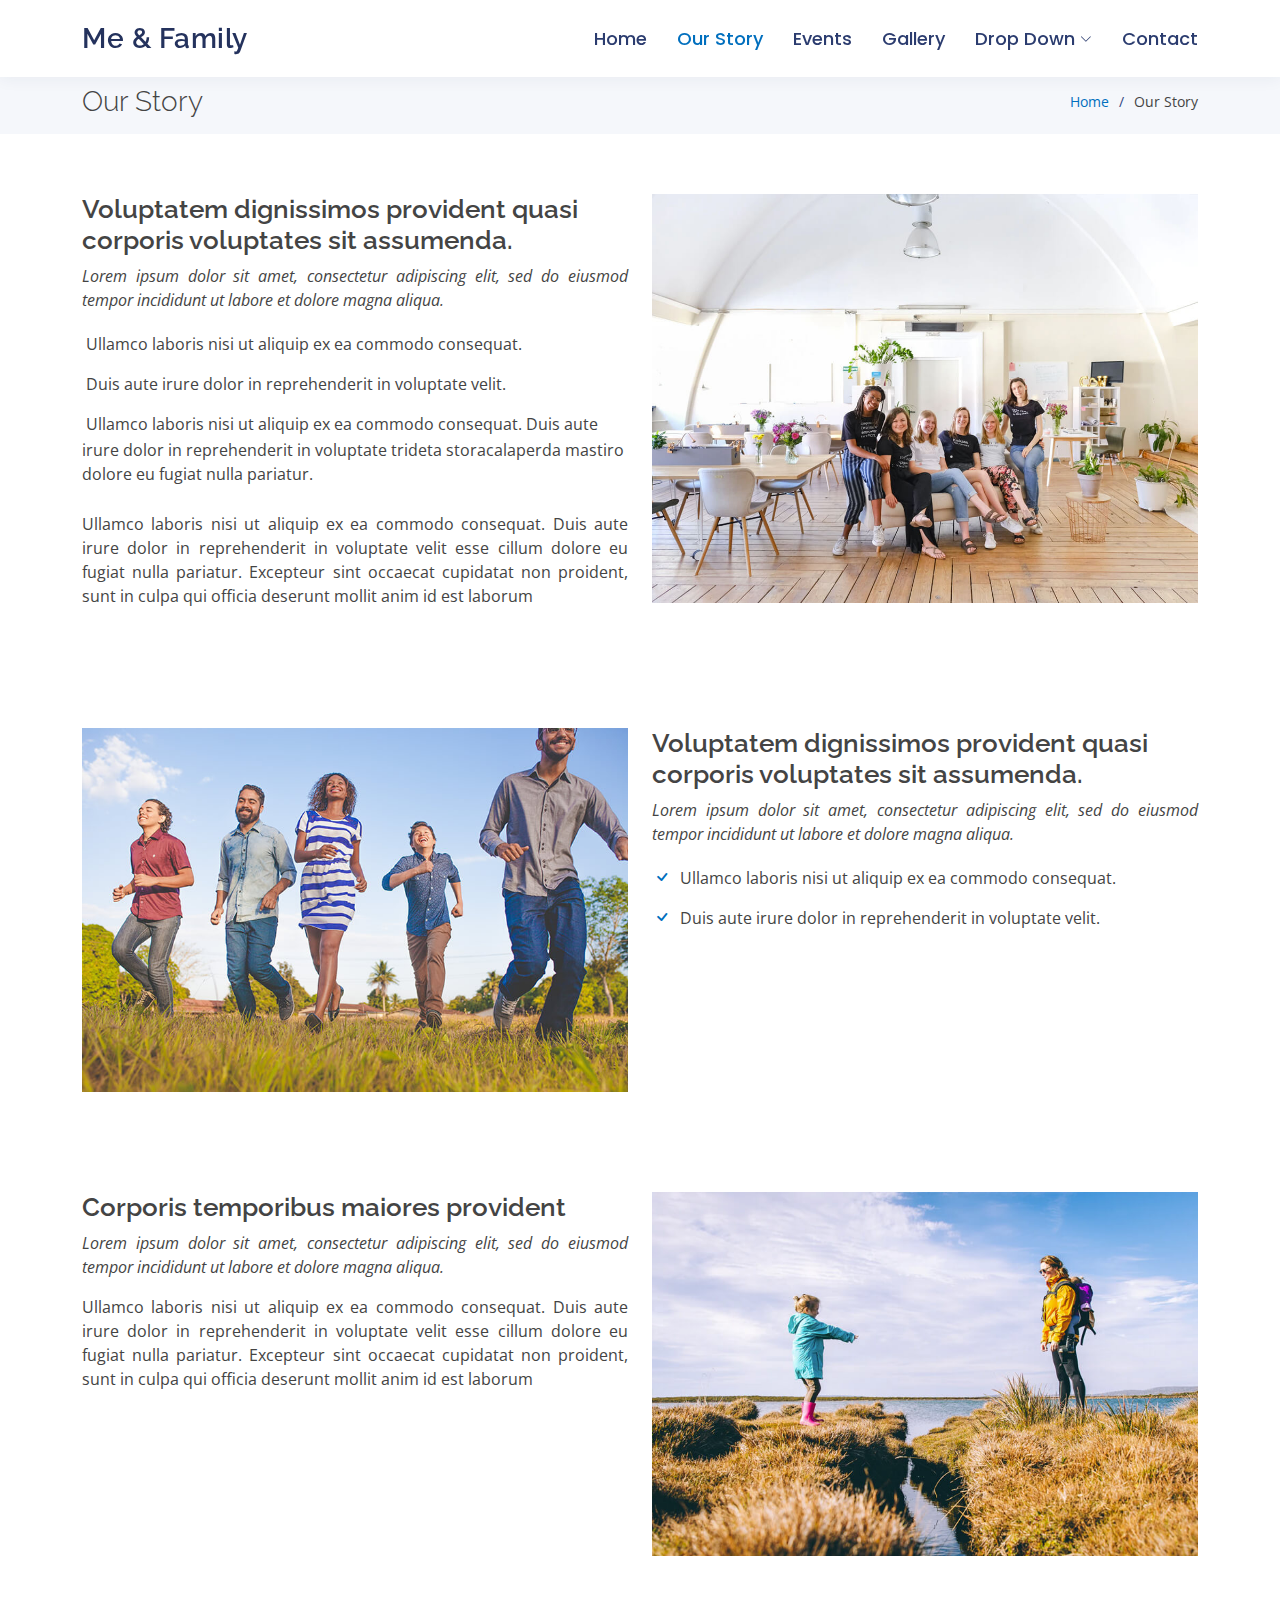
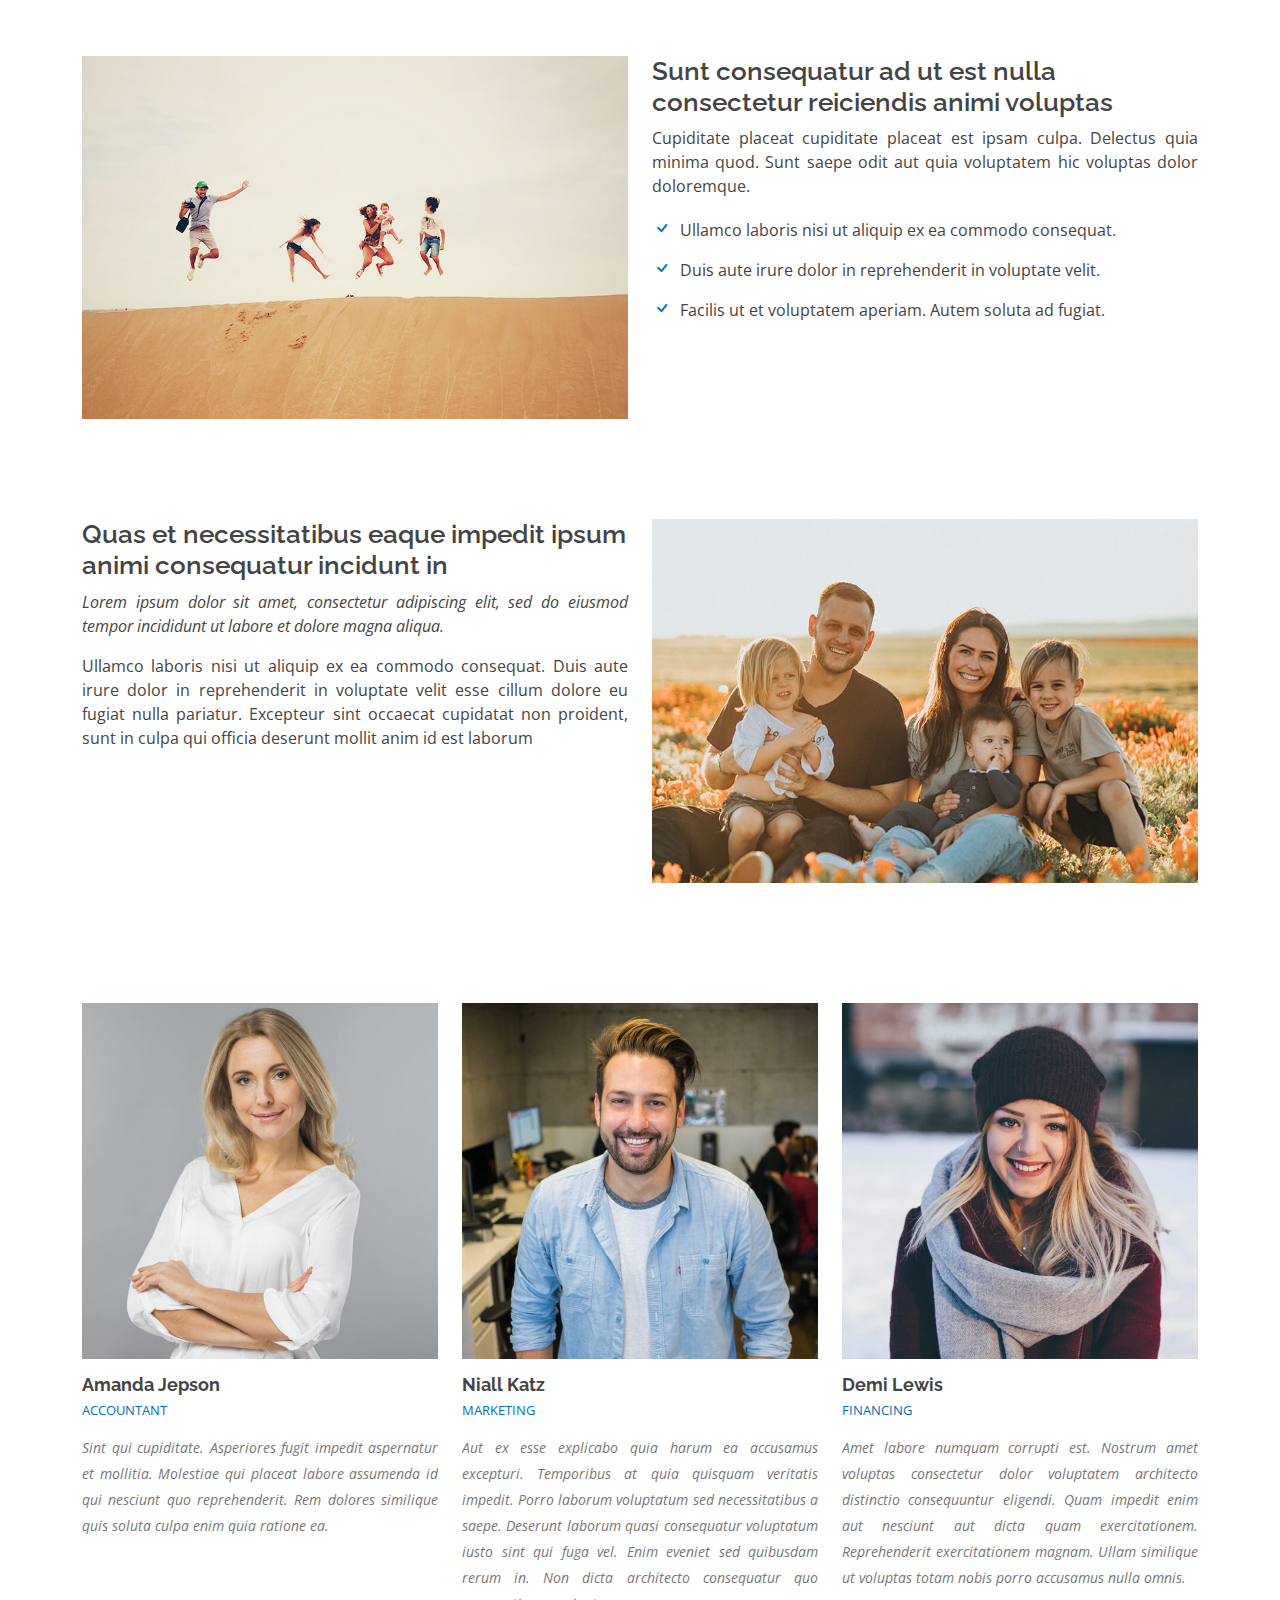
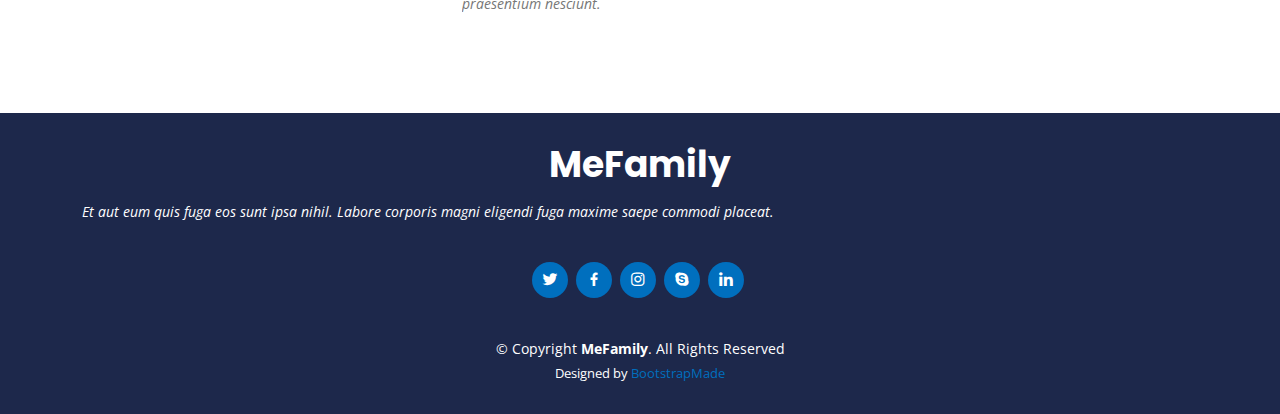
<file: our-story.html>
<!DOCTYPE html>
<html lang="en">

<head>
  <meta charset="utf-8">
  <meta content="width=device-width, initial-scale=1.0" name="viewport">

  <title>Our Story - MeFamily Bootstrap Template</title>
  <meta content="" name="description">
  <meta content="" name="keywords">

  <!-- Favicons -->
  <link href="assets/img/favicon.png" rel="icon">
  <link href="assets/img/apple-touch-icon.png" rel="apple-touch-icon">

  <!-- Google Fonts -->
  <link href="https://fonts.googleapis.com/css?family=Open+Sans:300,300i,400,400i,600,600i,700,700i|Raleway:300,300i,400,400i,500,500i,600,600i,700,700i|Poppins:300,300i,400,400i,500,500i,600,600i,700,700i" rel="stylesheet">

  <!-- Vendor CSS Files -->
  <link href="assets/vendor/bootstrap/css/bootstrap.min.css" rel="stylesheet">
  <link href="assets/vendor/bootstrap-icons/bootstrap-icons.css" rel="stylesheet">
  <link href="assets/vendor/boxicons/css/boxicons.min.css" rel="stylesheet">
  <link href="assets/vendor/glightbox/css/glightbox.min.css" rel="stylesheet">
  <link href="assets/vendor/remixicon/remixicon.css" rel="stylesheet">
  <link href="assets/vendor/swiper/swiper-bundle.min.css" rel="stylesheet">

  <!-- Template Main CSS File -->
  <link href="assets/css/style.css" rel="stylesheet">

  <!-- =======================================================
  * Template Name: MeFamily
  * Template URL: https://bootstrapmade.com/family-multipurpose-html-bootstrap-template-free/
  * Updated: Mar 17 2024 with Bootstrap v5.3.3
  * Author: BootstrapMade.com
  * License: https://bootstrapmade.com/license/
  ======================================================== -->
</head>

<body>

  <!-- ======= Header ======= -->
  <header id="header" class="fixed-top">
    <div class="container d-flex align-items-center justify-content-between">

      <h1 class="logo"><a href="index.html">Me &amp; Family</a></h1>
      <!-- Uncomment below if you prefer to use an image logo -->
      <!-- <a href="index.html" class="logo"><img src="assets/img/logo.png" alt="" class="img-fluid"></a>-->

      <nav id="navbar" class="navbar">
        <ul>
          <li><a href="index.html">Home</a></li>
          <li><a class="active" href="our-story.html">Our Story</a></li>
          <li><a href="events.html">Events</a></li>
          <li><a href="gallery.html">Gallery</a></li>
          <li class="dropdown"><a href="#"><span>Drop Down</span> <i class="bi bi-chevron-down"></i></a>
            <ul>
              <li><a href="#">Drop Down 1</a></li>
              <li class="dropdown"><a href="#"><span>Deep Drop Down</span> <i class="bi bi-chevron-right"></i></a>
                <ul>
                  <li><a href="#">Deep Drop Down 1</a></li>
                  <li><a href="#">Deep Drop Down 2</a></li>
                  <li><a href="#">Deep Drop Down 3</a></li>
                  <li><a href="#">Deep Drop Down 4</a></li>
                  <li><a href="#">Deep Drop Down 5</a></li>
                </ul>
              </li>
              <li><a href="#">Drop Down 2</a></li>
              <li><a href="#">Drop Down 3</a></li>
              <li><a href="#">Drop Down 4</a></li>
            </ul>
          </li>
          <li><a href="contact.html">Contact</a></li>
        </ul>
        <i class="bi bi-list mobile-nav-toggle"></i>
      </nav><!-- .navbar -->

    </div>
  </header><!-- End Header -->

  <main id="main">

    <!-- ======= Breadcrumbs ======= -->
    <section id="breadcrumbs" class="breadcrumbs">
      <div class="container">

        <div class="d-flex justify-content-between align-items-center">
          <h2>Our Story</h2>
          <ol>
            <li><a href="index.html">Home</a></li>
            <li>Our Story</li>
          </ol>
        </div>

      </div>
    </section><!-- End Breadcrumbs -->

    <!-- ======= Story Intro Section ======= -->
    <section id="story-intro" class="story-intro">
      <div class="container">

        <div class="row">
          <div class="col-lg-6 order-1 order-lg-2">
            <img src="assets/img/intro.jpg" class="img-fluid" alt="">
          </div>
          <div class="col-lg-6 pt-4 pt-lg-0 order-2 order-lg-1 content">
            <h3>Voluptatem dignissimos provident quasi corporis voluptates sit assumenda.</h3>
            <p class="fst-italic">
              Lorem ipsum dolor sit amet, consectetur adipiscing elit, sed do eiusmod tempor incididunt ut labore et dolore
              magna aliqua.
            </p>
            <ul>
              <li><i class="bi bi-check-circled"></i> Ullamco laboris nisi ut aliquip ex ea commodo consequat.</li>
              <li><i class="bi bi-check-circled"></i> Duis aute irure dolor in reprehenderit in voluptate velit.</li>
              <li><i class="bi bi-check-circled"></i> Ullamco laboris nisi ut aliquip ex ea commodo consequat. Duis aute irure dolor in reprehenderit in voluptate trideta storacalaperda mastiro dolore eu fugiat nulla pariatur.</li>
            </ul>
            <p>
              Ullamco laboris nisi ut aliquip ex ea commodo consequat. Duis aute irure dolor in reprehenderit in voluptate
              velit esse cillum dolore eu fugiat nulla pariatur. Excepteur sint occaecat cupidatat non proident, sunt in
              culpa qui officia deserunt mollit anim id est laborum
            </p>
          </div>
        </div>

      </div>
    </section><!-- End Story Intro Section -->

    <!-- ======= Featured Members Section ======= -->
    <section id="featured-members" class="featured-members">
      <div class="container">

        <div class="row content">
          <div class="col-lg-6">
            <img src="assets/img/members/featured-members-1.jpg" class="img-fluid" alt="">
          </div>
          <div class="col-lg-6 pt-3 pt-lg-0">
            <h3>Voluptatem dignissimos provident quasi corporis voluptates sit assumenda.</h3>
            <p class="fst-italic">
              Lorem ipsum dolor sit amet, consectetur adipiscing elit, sed do eiusmod tempor incididunt ut labore et dolore
              magna aliqua.
            </p>
            <ul>
              <li><i class="bi bi-check"></i> Ullamco laboris nisi ut aliquip ex ea commodo consequat.</li>
              <li><i class="bi bi-check"></i> Duis aute irure dolor in reprehenderit in voluptate velit.</li>
            </ul>
          </div>
        </div>

        <div class="row content">
          <div class="col-lg-6 order-1 order-lg-2">
            <img src="assets/img/members/featured-members-2.jpg" class="img-fluid" alt="">
          </div>
          <div class="col-lg-6 order-2 order-lg-1 pt-3 pt-lg-0">
            <h3>Corporis temporibus maiores provident</h3>
            <p class="fst-italic">
              Lorem ipsum dolor sit amet, consectetur adipiscing elit, sed do eiusmod tempor incididunt ut labore et dolore
              magna aliqua.
            </p>
            <p>
              Ullamco laboris nisi ut aliquip ex ea commodo consequat. Duis aute irure dolor in reprehenderit in voluptate
              velit esse cillum dolore eu fugiat nulla pariatur. Excepteur sint occaecat cupidatat non proident, sunt in
              culpa qui officia deserunt mollit anim id est laborum
            </p>
          </div>
        </div>

        <div class="row content">
          <div class="col-lg-6">
            <img src="assets/img/members/featured-members-3.jpg" class="img-fluid" alt="">
          </div>
          <div class="col-lg-6 pt-3 pt-lg-0">
            <h3>Sunt consequatur ad ut est nulla consectetur reiciendis animi voluptas</h3>
            <p>Cupiditate placeat cupiditate placeat est ipsam culpa. Delectus quia minima quod. Sunt saepe odit aut quia voluptatem hic voluptas dolor doloremque.</p>
            <ul>
              <li><i class="bi bi-check"></i> Ullamco laboris nisi ut aliquip ex ea commodo consequat.</li>
              <li><i class="bi bi-check"></i> Duis aute irure dolor in reprehenderit in voluptate velit.</li>
              <li><i class="bi bi-check"></i> Facilis ut et voluptatem aperiam. Autem soluta ad fugiat.</li>
            </ul>
          </div>
        </div>

        <div class="row content">
          <div class="col-lg-6 order-1 order-lg-2">
            <img src="assets/img/members/featured-members-4.jpg" class="img-fluid" alt="">
          </div>
          <div class="col-lg-6 order-2 order-lg-1 pt-3 pt-lg-0">
            <h3>Quas et necessitatibus eaque impedit ipsum animi consequatur incidunt in</h3>
            <p class="fst-italic">
              Lorem ipsum dolor sit amet, consectetur adipiscing elit, sed do eiusmod tempor incididunt ut labore et dolore
              magna aliqua.
            </p>
            <p>
              Ullamco laboris nisi ut aliquip ex ea commodo consequat. Duis aute irure dolor in reprehenderit in voluptate
              velit esse cillum dolore eu fugiat nulla pariatur. Excepteur sint occaecat cupidatat non proident, sunt in
              culpa qui officia deserunt mollit anim id est laborum
            </p>
          </div>
        </div>

      </div>
    </section><!-- End Featured Members Section -->

    <!-- ======= Members Section ======= -->
    <section id="members" class="members">
      <div class="container">

        <div class="row">

          <div class="col-lg-4 col-md-6 d-flex align-items-stretch">
            <div class="member">
              <div class="member-img">
                <img src="assets/img/members/member-1.jpg" class="img-fluid" alt="">
                <div class="social">
                  <a href=""><i class="bi bi-twitter"></i></a>
                  <a href=""><i class="bi bi-facebook"></i></a>
                  <a href=""><i class="bi bi-instagram"></i></a>
                  <a href=""><i class="bi bi-linkedin"></i></a>
                </div>
              </div>
              <div class="member-info">
                <h4>Amanda Jepson</h4>
                <span>Accountant</span>
                <p>Sint qui cupiditate. Asperiores fugit impedit aspernatur et mollitia. Molestiae qui placeat labore assumenda id qui nesciunt quo reprehenderit. Rem dolores similique quis soluta culpa enim quia ratione ea.</p>
              </div>
            </div>
          </div>

          <div class="col-lg-4 col-md-6 d-flex align-items-stretch">
            <div class="member">
              <div class="member-img">
                <img src="assets/img/members/member-2.jpg" class="img-fluid" alt="">
                <div class="social">
                  <a href=""><i class="bi bi-twitter"></i></a>
                  <a href=""><i class="bi bi-facebook"></i></a>
                  <a href=""><i class="bi bi-instagram"></i></a>
                  <a href=""><i class="bi bi-linkedin"></i></a>
                </div>
              </div>
              <div class="member-info">
                <h4>Niall Katz</h4>
                <span>Marketing</span>
                <p>Aut ex esse explicabo quia harum ea accusamus excepturi. Temporibus at quia quisquam veritatis impedit. Porro laborum voluptatum sed necessitatibus a saepe. Deserunt laborum quasi consequatur voluptatum iusto sint qui fuga vel. Enim eveniet sed quibusdam rerum in. Non dicta architecto consequatur quo praesentium nesciunt.</p>
              </div>
            </div>
          </div>

          <div class="col-lg-4 col-md-6 d-flex align-items-stretch">
            <div class="member">
              <div class="member-img">
                <img src="assets/img/members/member-3.jpg" class="img-fluid" alt="">
                <div class="social">
                  <a href=""><i class="bi bi-twitter"></i></a>
                  <a href=""><i class="bi bi-facebook"></i></a>
                  <a href=""><i class="bi bi-instagram"></i></a>
                  <a href=""><i class="bi bi-linkedin"></i></a>
                </div>
              </div>
              <div class="member-info">
                <h4>Demi Lewis</h4>
                <span>Financing</span>
                <p>Amet labore numquam corrupti est. Nostrum amet voluptas consectetur dolor voluptatem architecto distinctio consequuntur eligendi. Quam impedit enim aut nesciunt aut dicta quam exercitationem. Reprehenderit exercitationem magnam. Ullam similique ut voluptas totam nobis porro accusamus nulla omnis.</p>
              </div>
            </div>
          </div>

        </div>

      </div>
    </section><!-- End Members Section -->

  </main><!-- End #main -->

  <!-- ======= Footer ======= -->
  <footer id="footer">
    <div class="container">
      <h3>MeFamily</h3>
      <p>Et aut eum quis fuga eos sunt ipsa nihil. Labore corporis magni eligendi fuga maxime saepe commodi placeat.</p>
      <div class="social-links">
        <a href="#" class="twitter"><i class="bx bxl-twitter"></i></a>
        <a href="#" class="facebook"><i class="bx bxl-facebook"></i></a>
        <a href="#" class="instagram"><i class="bx bxl-instagram"></i></a>
        <a href="#" class="google-plus"><i class="bx bxl-skype"></i></a>
        <a href="#" class="linkedin"><i class="bx bxl-linkedin"></i></a>
      </div>
      <div class="copyright">
        &copy; Copyright <strong><span>MeFamily</span></strong>. All Rights Reserved
      </div>
      <div class="credits">
        <!-- All the links in the footer should remain intact. -->
        <!-- You can delete the links only if you purchased the pro version. -->
        <!-- Licensing information: https://bootstrapmade.com/license/ -->
        <!-- Purchase the pro version with working PHP/AJAX contact form: https://bootstrapmade.com/family-multipurpose-html-bootstrap-template-free/ -->
        Designed by <a href="https://bootstrapmade.com/">BootstrapMade</a>
      </div>
    </div>
  </footer><!-- End Footer -->

  <a href="#" class="back-to-top d-flex align-items-center justify-content-center"><i class="bi bi-arrow-up-short"></i></a>

  <!-- Vendor JS Files -->
  <script src="assets/vendor/bootstrap/js/bootstrap.bundle.min.js"></script>
  <script src="assets/vendor/glightbox/js/glightbox.min.js"></script>
  <script src="assets/vendor/isotope-layout/isotope.pkgd.min.js"></script>
  <script src="assets/vendor/swiper/swiper-bundle.min.js"></script>
  <script src="assets/vendor/php-email-form/validate.js"></script>

  <!-- Template Main JS File -->
  <script src="assets/js/main.js"></script>

</body>

</html>
</file>
<file: assets/css/style.css>
/**
* Template Name: MeFamily
* Template URL: https://bootstrapmade.com/family-multipurpose-html-bootstrap-template-free/
* Updated: Mar 17 2024 with Bootstrap v5.3.3
* Author: BootstrapMade.com
* License: https://bootstrapmade.com/license/
*/

/*Added by me*/

p {
  text-align: justify;
}

.padding-list {
  padding-bottom: 1em;
}

.bigger-font {
  font-size: 19px;
}

.paper-name {
  /* color: crimson; */
  font-weight: bold;
  text-decoration: underline;
}

.author-list {
  color: dimgray;
}

.icon-codeforces {
  display: inline-block;
  width: 24px; /* Adjust the width and height according to your icon's dimensions */
  height: 24px;
  margin-left: 3px;
  margin-right: 3px;
  background-image: url("../../image/codeforces.png");
  background-repeat: no-repeat;
  background-size: cover; /* Adjust this property based on how you want the icon to be sized */
}

.icon-google-scholar {
  display: inline-block;
  width: 24px; /* Adjust the width and height according to your icon's dimensions */
  height: 24px;
  margin-left: 3px;
  margin-right: 3px;
  background-image: url("../../image/google-scholar.png");
  background-repeat: no-repeat;
  background-size: cover; /* Adjust this property based on how you want the icon to be sized */
}

.icon-linkedin {
  display: inline-block;
  width: 24px; /* Adjust the width and height according to your icon's dimensions */
  height: 24px;
  margin-left: 3px;
  margin-right: 3px;
  background-image: url("../../image/linkedin.webp");
  background-repeat: no-repeat;
  background-size: cover; /* Adjust this property based on how you want the icon to be sized */
}

.icon-dblp {
  display: inline-block;
  width: 24px; /* Adjust the width and height according to your icon's dimensions */
  height: 24px;
  margin-left: 3px;
  margin-right: 3px;
  background-image: url("../../image/dblp.webp");
  background-repeat: no-repeat;
  background-size: cover; /* Adjust this property based on how you want the icon to be sized */
}

.icon-cv {
  display: inline-block;
  width: 24px; /* Adjust the width and height according to your icon's dimensions */
  height: 24px;
  margin-left: 3px;
  margin-right: 3px;
  background-image: url("../../image/cv.webp");
  background-repeat: no-repeat;
  background-size: cover; /* Adjust this property based on how you want the icon to be sized */
}

/*--------------------------------------------------------------
# General
--------------------------------------------------------------*/
body {
  font-family: "Open Sans", sans-serif;
  color: #444444;
}

a {
  color: #006fbe;
  text-decoration: none;
}

a:hover {
  color: #008df1;
  text-decoration: none;
}

h1,
h2,
h3,
h4,
h5,
h6 {
  font-family: "Raleway", sans-serif;
}

/*--------------------------------------------------------------
# Back to top button
--------------------------------------------------------------*/
.back-to-top {
  position: fixed;
  visibility: hidden;
  opacity: 0;
  right: 15px;
  bottom: 15px;
  z-index: 996;
  background: #006fbe;
  width: 40px;
  height: 40px;
  border-radius: 50px;
  transition: all 0.4s;
}

.back-to-top i {
  font-size: 24px;
  color: #fff;
  line-height: 0;
}

.back-to-top:hover {
  background: #0087e7;
  color: #fff;
}

.back-to-top.active {
  visibility: visible;
  opacity: 1;
}

/*--------------------------------------------------------------
# Header
--------------------------------------------------------------*/
#header {
  background: #fff;
  transition: all 0.5s;
  z-index: 997;
  padding: 15px 0;
  box-shadow: 0px 2px 15px rgba(36, 50, 93, 0.06);
}

#header .logo {
  font-size: 28px;
  margin: 0;
  padding: 0;
  line-height: 1;
  font-weight: 600;
  letter-spacing: 0.5px;
}

#header .logo a {
  color: #24325d;
}

#header .logo img {
  max-height: 40px;
}

/*--------------------------------------------------------------
# Navigation Menu
--------------------------------------------------------------*/
/**
* Desktop Navigation 
*/
.navbar {
  padding: 0;
}

.navbar ul {
  margin: 0;
  padding: 0;
  display: flex;
  list-style: none;
  align-items: center;
}

.navbar li {
  position: relative;
}

.navbar a,
.navbar a:focus {
  display: flex;
  align-items: center;
  justify-content: space-between;
  padding: 10px 0 10px 30px;
  font-family: "Poppins", sans-serif;
  font-size: 18px;
  font-weight: 500;
  color: #2b3c6f;
  white-space: nowrap;
  transition: 0.3s;
}

.navbar a i,
.navbar a:focus i {
  font-size: 12px;
  line-height: 0;
  margin-left: 5px;
}

.navbar a:hover,
.navbar .active,
.navbar .active:focus,
.navbar li:hover>a {
  color: #006fbe;
}

.navbar .dropdown ul {
  display: block;
  position: absolute;
  left: 14px;
  top: calc(100% + 30px);
  margin: 0;
  padding: 10px 0;
  z-index: 99;
  opacity: 0;
  visibility: hidden;
  background: #fff;
  box-shadow: 0px 0px 30px rgba(127, 137, 161, 0.25);
  transition: 0.3s;
}

.navbar .dropdown ul li {
  min-width: 200px;
}

.navbar .dropdown ul a {
  padding: 10px 20px;
  font-size: 14px;
  text-transform: none;
  font-weight: 500;
}

.navbar .dropdown ul a i {
  font-size: 12px;
}

.navbar .dropdown ul a:hover,
.navbar .dropdown ul .active:hover,
.navbar .dropdown ul li:hover>a {
  color: #006fbe;
}

.navbar .dropdown:hover>ul {
  opacity: 1;
  top: 100%;
  visibility: visible;
}

.navbar .dropdown .dropdown ul {
  top: 0;
  left: calc(100% - 30px);
  visibility: hidden;
}

.navbar .dropdown .dropdown:hover>ul {
  opacity: 1;
  top: 0;
  left: 100%;
  visibility: visible;
}

@media (max-width: 1366px) {
  .navbar .dropdown .dropdown ul {
    left: -90%;
  }

  .navbar .dropdown .dropdown:hover>ul {
    left: -100%;
  }
}

/**
* Mobile Navigation 
*/
.mobile-nav-toggle {
  color: #24325d;
  font-size: 28px;
  cursor: pointer;
  display: none;
  line-height: 0;
  transition: 0.5s;
}

.mobile-nav-toggle.bi-x {
  color: #fff;
}

@media (max-width: 991px) {
  .mobile-nav-toggle {
    display: block;
  }

  .navbar ul {
    display: none;
  }
}

.navbar-mobile {
  position: fixed;
  overflow: hidden;
  top: 0;
  right: 0;
  left: 0;
  bottom: 0;
  background: rgba(22, 30, 56, 0.9);
  transition: 0.3s;
  z-index: 999;
}

.navbar-mobile .mobile-nav-toggle {
  position: absolute;
  top: 15px;
  right: 15px;
}

.navbar-mobile ul {
  display: block;
  position: absolute;
  top: 55px;
  right: 15px;
  bottom: 15px;
  left: 15px;
  padding: 10px 0;
  background-color: #fff;
  overflow-y: auto;
  transition: 0.3s;
}

.navbar-mobile a,
.navbar-mobile a:focus {
  padding: 10px 20px;
  font-size: 15px;
  color: #24325d;
}

.navbar-mobile a:hover,
.navbar-mobile .active,
.navbar-mobile li:hover>a {
  color: #006fbe;
}

.navbar-mobile .getstarted,
.navbar-mobile .getstarted:focus {
  margin: 15px;
}

.navbar-mobile .dropdown ul {
  position: static;
  display: none;
  margin: 10px 20px;
  padding: 10px 0;
  z-index: 99;
  opacity: 1;
  visibility: visible;
  background: #fff;
  box-shadow: 0px 0px 30px rgba(127, 137, 161, 0.25);
}

.navbar-mobile .dropdown ul li {
  min-width: 200px;
}

.navbar-mobile .dropdown ul a {
  padding: 10px 20px;
}

.navbar-mobile .dropdown ul a i {
  font-size: 12px;
}

.navbar-mobile .dropdown ul a:hover,
.navbar-mobile .dropdown ul .active:hover,
.navbar-mobile .dropdown ul li:hover>a {
  color: #006fbe;
}

.navbar-mobile .dropdown>.dropdown-active {
  display: block;
}

/*--------------------------------------------------------------
# Hero Section
--------------------------------------------------------------*/
#hero {
  width: 100%;
  height: 80vh;
  background-color: rgba(22, 30, 56, 0.8);
  overflow: hidden;
  position: relative;
}

#hero .carousel,
#hero .carousel-inner,
#hero .carousel-item,
#hero .carousel-item::before {
  position: absolute;
  top: 0;
  right: 0;
  left: 0;
  bottom: 0;
}

#hero .carousel-item {
  background-size: cover;
  background-position: center;
  background-repeat: no-repeat;
}

#hero .carousel-container {
  display: flex;
  justify-content: center;
  align-items: center;
  position: absolute;
  bottom: 0;
  top: 70px;
  left: 50px;
  right: 50px;
}

#hero .container {
  text-align: center;
}

#hero h2 {
  color: #fff;
  margin-bottom: 20px;
  font-size: 48px;
  font-weight: 700;
}

#hero p {
  animation-delay: 0.4s;
  margin: 0 auto 30px auto;
  color: #fff;
}

#hero .carousel-inner .carousel-item {
  transition-property: opacity;
  background-position: center top;
}

#hero .carousel-inner .carousel-item,
#hero .carousel-inner .active.carousel-item-start,
#hero .carousel-inner .active.carousel-item-end {
  opacity: 0;
}

#hero .carousel-inner .active,
#hero .carousel-inner .carousel-item-next.carousel-item-start,
#hero .carousel-inner .carousel-item-prev.carousel-item-end {
  opacity: 1;
  transition: 0.5s;
}

#hero .carousel-control-next-icon,
#hero .carousel-control-prev-icon {
  background: none;
  font-size: 30px;
  line-height: 0;
  width: auto;
  height: auto;
  background: rgba(255, 255, 255, 0.2);
  border-radius: 50px;
  transition: 0.3s;
  color: rgba(255, 255, 255, 0.5);
  width: 54px;
  height: 54px;
  display: flex;
  align-items: center;
  justify-content: center;
}

#hero .carousel-control-next-icon:hover,
#hero .carousel-control-prev-icon:hover {
  background: rgba(255, 255, 255, 0.3);
  color: rgba(255, 255, 255, 0.8);
}

#hero .carousel-indicators li {
  list-style-type: none;
  cursor: pointer;
  background: #fff;
  overflow: hidden;
  border: 0;
  width: 12px;
  height: 12px;
  border-radius: 50px;
  opacity: 0.6;
  transition: 0.3s;
}

#hero .carousel-indicators li.active {
  opacity: 1;
  background: #006fbe;
}

#hero .btn-get-started {
  font-family: "Raleway", sans-serif;
  font-weight: 500;
  font-size: 14px;
  letter-spacing: 1px;
  display: inline-block;
  padding: 14px 32px;
  border-radius: 4px;
  transition: 0.5s;
  line-height: 1;
  color: #fff;
  animation-delay: 0.8s;
  background: #006fbe;
}

#hero .btn-get-started:hover {
  background: #007ed8;
}

@media (max-width: 992px) {
  #hero {
    height: 100vh;
  }

  #hero .carousel-container {
    top: 8px;
  }
}

@media (max-width: 768px) {
  #hero h2 {
    font-size: 28px;
  }
}

@media (min-width: 1024px) {

  #hero .carousel-control-prev,
  #hero .carousel-control-next {
    width: 5%;
  }
}

@media (max-height: 500px) {
  #hero {
    height: 120vh;
  }
}

/*--------------------------------------------------------------
# Sections General
--------------------------------------------------------------*/
section {
  padding: 60px 0;
}

.section-bg {
  background-color: #b4e0ff;
}

.section-title {
  text-align: center;
  padding-bottom: 30px;
}

.section-title h2 {
  font-size: 28px;
  font-weight: bold;
  text-transform: uppercase;
  margin-bottom: 20px;
  padding-bottom: 20px;
  position: relative;
}

.section-title h2::before {
  content: "";
  position: absolute;
  display: block;
  width: 120px;
  height: 1px;
  background: #ddd;
  bottom: 1px;
  left: calc(50% - 60px);
}

.section-title h2::after {
  content: "";
  position: absolute;
  display: block;
  width: 40px;
  height: 3px;
  background: #006fbe;
  bottom: 0;
  left: calc(50% - 20px);
}

.section-title p {
  margin-bottom: 0;
}

/*--------------------------------------------------------------
# My & Family
--------------------------------------------------------------*/
.about .content h3 {
  font-weight: 600;
  font-size: 26px;
}

.about .content ul {
  list-style: none;
  padding: 0;
}

.about .content ul li {
  padding-left: 28px;
  position: relative;
}

.about .content ul li+li {
  margin-top: 10px;
}

.about .content ul i {
  position: absolute;
  left: 0;
  top: 2px;
  font-size: 20px;
  color: #006fbe;
  line-height: 1;
}

.about .content p:last-child {
  margin-bottom: 0;
}

.about .content .btn-learn-more {
  font-family: "Raleway", sans-serif;
  font-weight: 600;
  font-size: 14px;
  letter-spacing: 1px;
  display: inline-block;
  padding: 12px 32px;
  border-radius: 5px;
  transition: 0.3s;
  line-height: 1;
  color: #006fbe;
  animation-delay: 0.8s;
  margin-top: 6px;
  border: 2px solid #006fbe;
}

.about .content .btn-learn-more:hover {
  background: #006fbe;
  color: #fff;
  text-decoration: none;
}

/*--------------------------------------------------------------
# Features
--------------------------------------------------------------*/
.features .icon-box {
  margin-bottom: 20px;
  text-align: center;
}

.features .icon {
  display: inline-flex;
  justify-content: center;
  align-items: center;
  width: 80px;
  height: 80px;
  background: #fff;
  border-radius: 50%;
  margin-bottom: 20px;
  transition: 0.5s;
  overflow: hidden;
  box-shadow: 0px 0 25px rgba(0, 0, 0, 0.15);
}

.features .icon i {
  line-height: 0;
  color: #006fbe;
  font-size: 34px;
}

.features .icon-box:hover .icon {
  box-shadow: 0px 0 25px rgba(0, 111, 190, 0.3);
}

.features .title {
  font-weight: 600;
  margin-bottom: 15px;
  font-size: 18px;
  position: relative;
  padding-bottom: 15px;
}

.features .title a {
  color: #444444;
  transition: 0.3s;
}

.features .title a:hover {
  color: #006fbe;
}

.features .title::after {
  content: "";
  position: absolute;
  display: block;
  width: 50px;
  height: 2px;
  background: #006fbe;
  bottom: 0;
  left: calc(50% - 25px);
}

.features .description {
  line-height: 24px;
  font-size: 14px;
}

/*--------------------------------------------------------------
# Recent Photos
--------------------------------------------------------------*/
.recent-photos {
  overflow: hidden;
}

.recent-photos .swiper-pagination {
  margin-top: 20px;
  position: relative;
}

.recent-photos .swiper-pagination .swiper-pagination-bullet {
  width: 12px;
  height: 12px;
  background-color: #fff;
  opacity: 1;
  border: 1px solid #006fbe;
}

.recent-photos .swiper-pagination .swiper-pagination-bullet-active {
  background-color: #006fbe;
}

.recent-photos .owl-nav,
.recent-photos .owl-dots {
  margin-top: 25px;
  text-align: center;
}

.recent-photos .owl-item {
  border-left: 2px solid #fff;
  border-right: 2px solid #fff;
}

.recent-photos .owl-dot {
  display: inline-block;
  margin: 0 5px;
  width: 12px;
  height: 12px;
  border-radius: 50%;
  background-color: #95d3ff !important;
}

.recent-photos .owl-dot.active {
  background-color: #006fbe !important;
}

.recent-photos .gallery-carousel .owl-stage-outer {
  overflow: visible;
}

.recent-photos .gallery-carousel .center {
  border: 6px solid #006fbe;
  margin: -10px;
  box-sizing: content-box;
  padding: 4px;
  background: #fff;
  z-index: 1;
}

/*--------------------------------------------------------------
# Breadcrumbs
--------------------------------------------------------------*/
.breadcrumbs {
  padding: 15px 0;
  background: #f5f7fb;
  min-height: 40px;
  margin-top: 70px;
}

@media (max-width: 992px) {
  .breadcrumbs {
    margin-top: 58px;
  }
}

.breadcrumbs h2 {
  font-size: 28px;
  margin-bottom: 0;
  font-weight: 300;
}

.breadcrumbs ol {
  display: flex;
  flex-wrap: wrap;
  list-style: none;
  padding: 0;
  margin: 0;
  font-size: 14px;
}

.breadcrumbs ol li+li {
  padding-left: 10px;
}

.breadcrumbs ol li+li::before {
  display: inline-block;
  padding-right: 10px;
  color: #324682;
  content: "/";
}

@media (max-width: 768px) {
  .breadcrumbs .d-flex {
    display: block !important;
  }

  .breadcrumbs ol {
    display: block;
  }

  .breadcrumbs ol li {
    display: inline-block;
  }
}

/*--------------------------------------------------------------
# Story Intro
--------------------------------------------------------------*/
.story-intro .content h3 {
  font-weight: 600;
  font-size: 26px;
}

.story-intro .content ul {
  list-style: none;
  padding: 0;
}

.story-intro .content ul li {
  padding-bottom: 10px;
}

.story-intro .content ul i {
  font-size: 20px;
  padding-right: 4px;
  color: #006fbe;
}

.story-intro .content p:last-child {
  margin-bottom: 0;
}

/*--------------------------------------------------------------
# Featured Members
--------------------------------------------------------------*/
.featured-members .content+.content {
  margin-top: 100px;
}

.featured-members .content h3 {
  font-weight: 600;
  font-size: 26px;
}

.featured-members .content ul {
  list-style: none;
  padding: 0;
}

.featured-members .content ul li {
  padding-bottom: 10px;
}

.featured-members .content ul i {
  font-size: 20px;
  padding-right: 4px;
  color: #006fbe;
}

.featured-members .content p:last-child {
  margin-bottom: 0;
}

/*--------------------------------------------------------------
# Members
--------------------------------------------------------------*/
.members {
  background: #fff;
  padding: 60px 0;
}

.members .member {
  margin-bottom: 20px;
  overflow: hidden;
}

.members .member .member-img {
  position: relative;
  overflow: hidden;
}

.members .member .social {
  position: absolute;
  left: 0;
  bottom: -40px;
  right: 0;
  height: 40px;
  opacity: 0;
  transition: bottom ease-in-out 0.4s;
  text-align: center;
  background: rgba(0, 111, 190, 0.8);
}

.members .member .social a {
  transition: color 0.3s;
  color: #fff;
  margin: 0 10px;
  padding-top: 8px;
  display: inline-block;
}

.members .member .social a:hover {
  color: #006fbe;
}

.members .member .social i {
  font-size: 18px;
  margin: 0 2px;
}

.members .member .member-info h4 {
  font-weight: 700;
  margin: 15px 0 5px 0;
  font-size: 18px;
}

.members .member .member-info span {
  display: block;
  font-size: 13px;
  text-transform: uppercase;
  font-weight: 400;
  margin-bottom: 15px;
  color: #006fbe;
}

.members .member .member-info p {
  font-style: italic;
  font-size: 14px;
  line-height: 26px;
  color: #777777;
}

.members .member:hover .social {
  bottom: 0;
  opacity: 1;
  transition: bottom ease-in-out 0.4s;
}

/*--------------------------------------------------------------
# Event List
--------------------------------------------------------------*/
.event-list .card {
  border: 0;
  padding: 0 30px;
  margin-bottom: 60px;
  position: relative;
}

.event-list .card-img {
  width: calc(100% + 60px);
  margin-left: -30px;
  overflow: hidden;
  z-index: 9;
  border-radius: 0;
}

.event-list .card-img img {
  max-width: 100%;
  transition: all 0.3s ease-in-out;
}

.event-list .card-body {
  z-index: 10;
  background: #fff;
  border-top: 4px solid #fff;
  padding: 30px;
  box-shadow: 0px 2px 15px rgba(0, 0, 0, 0.1);
  margin-top: -60px;
  transition: 0.3s;
}

.event-list .card-title {
  font-weight: 700;
  text-align: center;
  margin-bottom: 20px;
  color: #24325d;
}

.event-list .card-title a {
  color: #24325d;
  transition: 0.3s;
}

.event-list .card-text {
  color: #5e5e5e;
}

.event-list .read-more a {
  color: #777777;
  text-transform: uppercase;
  font-weight: 600;
  font-size: 12px;
  transition: 0.3s;
}

.event-list .read-more a:hover {
  color: #006fbe;
}

.event-list .card:hover img {
  transform: scale(1.1);
}

.event-list .card:hover .card-body {
  border-color: #006fbe;
}

.event-list .card:hover .card-body .card-title a {
  color: #006fbe;
}

/*--------------------------------------------------------------
# Gallery
--------------------------------------------------------------*/
.gallery .gallery-item {
  margin-bottom: 30px;
}

.gallery #gallery-flters {
  padding: 0;
  margin: 0 auto 25px auto;
  list-style: none;
  text-align: center;
  border-radius: 50px;
}

.gallery #gallery-flters li {
  cursor: pointer;
  display: inline-block;
  padding: 10px 15px;
  font-size: 14px;
  font-weight: 600;
  line-height: 1;
  text-transform: uppercase;
  color: #444444;
  margin-bottom: 5px;
  transition: all 0.3s;
}

.gallery #gallery-flters li:hover,
.gallery #gallery-flters li.filter-active {
  color: #006fbe;
}

.gallery #gallery-flters li:last-child {
  margin-right: 0;
}

.gallery .gallery-wrap {
  transition: 0.3s;
  position: relative;
  overflow: hidden;
  z-index: 1;
  background: rgba(36, 50, 93, 0.6);
}

.gallery .gallery-wrap::before {
  content: "";
  background: rgba(36, 50, 93, 0.6);
  position: absolute;
  left: 30px;
  right: 30px;
  top: 30px;
  bottom: 30px;
  transition: all ease-in-out 0.3s;
  z-index: 2;
  opacity: 0;
}

.gallery .gallery-wrap .gallery-info {
  opacity: 0;
  position: absolute;
  top: 0;
  left: 0;
  right: 0;
  bottom: 0;
  text-align: center;
  z-index: 3;
  transition: all ease-in-out 0.3s;
  display: flex;
  flex-direction: column;
  justify-content: center;
  align-items: center;
}

.gallery .gallery-wrap .gallery-info::before {
  display: block;
  content: "";
  width: 48px;
  height: 48px;
  position: absolute;
  top: 35px;
  left: 35px;
  border-top: 3px solid #fff;
  border-left: 3px solid #fff;
  transition: all 0.5s ease 0s;
  z-index: 9994;
}

.gallery .gallery-wrap .gallery-info::after {
  display: block;
  content: "";
  width: 48px;
  height: 48px;
  position: absolute;
  bottom: 35px;
  right: 35px;
  border-bottom: 3px solid #fff;
  border-right: 3px solid #fff;
  transition: all 0.5s ease 0s;
  z-index: 9994;
}

.gallery .gallery-wrap .gallery-info h4 {
  font-size: 20px;
  color: #fff;
  font-weight: 600;
}

.gallery .gallery-wrap .gallery-info p {
  color: #ffffff;
  font-size: 14px;
  text-transform: uppercase;
  padding: 0;
  margin: 0;
}

.gallery .gallery-wrap .gallery-links {
  text-align: center;
  z-index: 4;
}

.gallery .gallery-wrap .gallery-links a {
  color: #fff;
  margin: 0 2px;
  font-size: 28px;
  display: inline-block;
  transition: 0.3s;
}

.gallery .gallery-wrap .gallery-links a:hover {
  color: #25a4ff;
}

.gallery .gallery-wrap:hover::before {
  top: 0;
  left: 0;
  right: 0;
  bottom: 0;
  opacity: 1;
}

.gallery .gallery-wrap:hover .gallery-info {
  opacity: 1;
}

.gallery .gallery-wrap:hover .gallery-info::before {
  top: 15px;
  left: 15px;
}

.gallery .gallery-wrap:hover .gallery-info::after {
  bottom: 15px;
  right: 15px;
}

/*--------------------------------------------------------------
# Contact Us
--------------------------------------------------------------*/
.contact-us .info {
  width: 100%;
  background: #fff;
}

.contact-us .info i {
  font-size: 20px;
  color: #006fbe;
  float: left;
  width: 44px;
  height: 44px;
  background: #e7f5ff;
  display: flex;
  justify-content: center;
  align-items: center;
  border-radius: 50px;
  transition: all 0.3s ease-in-out;
}

.contact-us .info h4 {
  padding: 0 0 0 60px;
  font-size: 22px;
  font-weight: 600;
  margin-bottom: 5px;
  color: #24325d;
}

.contact-us .info p {
  padding: 0 0 0 60px;
  margin-bottom: 0;
  font-size: 14px;
  color: #405aa7;
}

.contact-us .info .email,
.contact-us .info .phone {
  margin-top: 40px;
}

.contact-us .info .email:hover i,
.contact-us .info .address:hover i,
.contact-us .info .phone:hover i {
  background: #006fbe;
  color: #fff;
}

.contact-us .php-email-form {
  width: 100%;
  background: #fff;
}

.contact-us .php-email-form .form-group {
  padding-bottom: 8px;
}

.contact-us .php-email-form .validate {
  display: none;
  color: red;
  margin: 0 0 15px 0;
  font-weight: 400;
  font-size: 13px;
}

.contact-us .php-email-form .error-message {
  display: none;
  color: #fff;
  background: #ed3c0d;
  text-align: left;
  padding: 15px;
  font-weight: 600;
}

.contact-us .php-email-form .error-message br+br {
  margin-top: 25px;
}

.contact-us .php-email-form .sent-message {
  display: none;
  color: #fff;
  background: #18d26e;
  text-align: center;
  padding: 15px;
  font-weight: 600;
}

.contact-us .php-email-form .loading {
  display: none;
  background: #fff;
  text-align: center;
  padding: 15px;
}

.contact-us .php-email-form .loading:before {
  content: "";
  display: inline-block;
  border-radius: 50%;
  width: 24px;
  height: 24px;
  margin: 0 10px -6px 0;
  border: 3px solid #18d26e;
  border-top-color: #eee;
  animation: animate-loading 1s linear infinite;
}

.contact-us .php-email-form input,
.contact-us .php-email-form textarea {
  box-shadow: none;
  font-size: 14px;
  border-radius: 4px;
}

.contact-us .php-email-form input:focus,
.contact-us .php-email-form textarea:focus {
  border-color: #006fbe;
}

.contact-us .php-email-form input {
  height: 44px;
}

.contact-us .php-email-form textarea {
  padding: 10px 12px;
}

.contact-us .php-email-form button[type=submit] {
  background: #006fbe;
  border: 0;
  padding: 10px 30px;
  color: #fff;
  transition: 0.4s;
  border-radius: 4px;
}

.contact-us .php-email-form button[type=submit]:hover {
  background: #007ed8;
}

@keyframes animate-loading {
  0% {
    transform: rotate(0deg);
  }

  100% {
    transform: rotate(360deg);
  }
}

/*--------------------------------------------------------------
# Footer
--------------------------------------------------------------*/
#footer {
  background: #1d284b;
  color: #fff;
  font-size: 14px;
  text-align: center;
  padding: 30px 0;
}

#footer h3 {
  font-size: 36px;
  font-weight: 700;
  color: #fff;
  position: relative;
  font-family: "Poppins", sans-serif;
  padding: 0;
  margin: 0 0 15px 0;
}

#footer p {
  font-size: 15;
  font-style: italic;
  padding: 0;
  margin: 0 0 40px 0;
}

#footer .social-links {
  margin: 0 0 40px 0;
}

#footer .social-links a {
  font-size: 18px;
  display: inline-block;
  background: #006fbe;
  color: #fff;
  line-height: 1;
  padding: 8px 0;
  margin-right: 4px;
  border-radius: 50%;
  text-align: center;
  width: 36px;
  height: 36px;
  transition: 0.3s;
}

#footer .social-links a:hover {
  background: #007ed8;
  color: #fff;
  text-decoration: none;
}

#footer .copyright {
  margin: 0 0 5px 0;
}

#footer .credits {
  font-size: 13px;
}

#footer .credits a {
  color: #006fbe;
  transition: 0.3s;
}

#footer .credits a:hover {
  color: #008df1;
}
</file>
